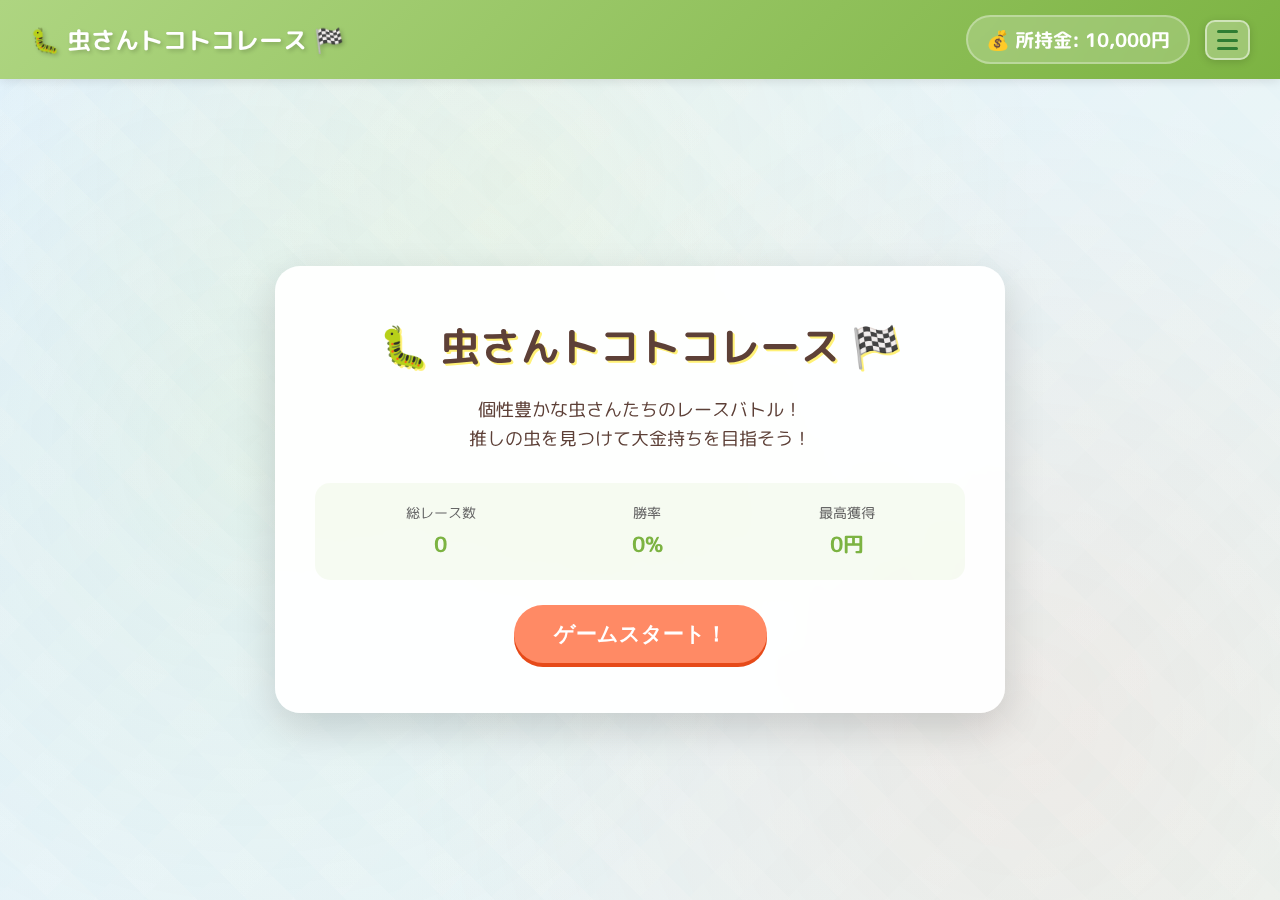
<file: index.html>
<!DOCTYPE html>
<html lang="ja">

<head>
    <meta charset="UTF-8">
    <meta name="viewport" content="width=device-width, initial-scale=1.0">
    <title>虫さんトコトコレース</title>
    <link rel="stylesheet" href="style.css?v=7">
    <link href="https://fonts.googleapis.com/css2?family=M+PLUS+Rounded+1c:wght@400;700&display=swap" rel="stylesheet">
</head>

<body>
    <div id="app">
        <header>
            <h1>🐛 虫さんトコトコレース 🏁</h1>
            <div class="header-right">
                <div class="wallet-display">
                    💰 所持金: <span id="wallet-amount">10000</span>円
                    <span id="loan-display" class="loan-display hidden"></span>
                </div>
                <!-- ハンバーガーメニュー -->
                <div class="hamburger-menu">
                    <button id="menu-toggle-btn" class="hamburger-btn" title="メニュー">
                        <span class="hamburger-line"></span>
                        <span class="hamburger-line"></span>
                        <span class="hamburger-line"></span>
                    </button>
                    <div id="menu-dropdown" class="menu-dropdown hidden">
                        <a href="room.html" class="menu-item">🏠 マイルーム</a>
                        <button id="daily-btn" class="menu-item">📅 デイリー</button>
                        <button id="gacha-btn" class="menu-item">🎰 ガチャ</button>
                        <button id="achievement-btn" class="menu-item">🏅 実績</button>
                        <button id="growth-btn" class="menu-item">🌱 育成</button>
                        <button id="shop-btn" class="menu-item">🛍️ ショップ</button>
                        <button id="stock-btn" class="menu-item">📈 株式市場</button>
                        <button id="stats-toggle-btn" class="menu-item">📊 統計</button>
                        <button id="data-manage-btn" class="menu-item">💾 データ管理</button>
                    </div>
                </div>
            </div>
        </header>

        <main>
            <!-- Home Screen -->
            <section id="home-screen" class="screen active">
                <div class="home-content">
                    <div class="title-logo">🐛 虫さんトコトコレース 🏁</div>
                    <p class="game-desc">個性豊かな虫さんたちのレースバトル！<br>推しの虫を見つけて大金持ちを目指そう！</p>
                    <div class="home-stats-preview">
                        <div class="stat-item">
                            <span class="stat-label">総レース数</span>
                            <span class="stat-value" id="home-total-races">0</span>
                        </div>
                        <div class="stat-item">
                            <span class="stat-label">勝率</span>
                            <span class="stat-value" id="home-win-rate">0%</span>
                        </div>
                        <div class="stat-item">
                            <span class="stat-label">最高獲得</span>
                            <span class="stat-value" id="home-max-win">0円</span>
                        </div>
                    </div>
                    <button id="btn-to-mode-select" class="btn-primary btn-large">ゲームスタート！</button>
                </div>
            </section>

            <!-- ★追加: モード選択画面 -->
            <section id="mode-select-screen" class="screen hidden">
                <div class="mode-select-container">
                    <h2 class="result-title">🎮 レースモード選択</h2>
                    <div class="mode-grid">
                        <div class="mode-card" id="mode-normal">
                            <div class="mode-icon">🏇</div>
                            <h3>ノーマル</h3>
                            <p>ランダムな5匹による標準的なレース。</p>
                        </div>
                        <div class="mode-card" id="mode-1v1">
                            <div class="mode-icon">⚔️</div>
                            <h3>タイマン</h3>
                            <p>好きな2匹を選んで一騎打ち！</p>
                        </div>
                        <div class="mode-card" id="mode-all">
                            <div class="mode-icon">🎪</div>
                            <h3>オールスター</h3>
                            <p>全種類の虫が一斉に走るお祭りレース！</p>
                        </div>
                        <div class="mode-card mode-tournament" id="mode-tournament">
                            <div class="mode-icon">🏆</div>
                            <h3>トーナメント</h3>
                            <p>8匹によるガチ勝負！優勝で払戻し3倍！</p>
                        </div>
                        <div class="mode-card mode-raid" id="mode-raid"
                            style="background: linear-gradient(135deg, #e91e63 0%, #9C27B0 100%);">
                            <div class="mode-icon">👹</div>
                            <h3>レイド</h3>
                            <p>虫チームでボスを倒せ！</p>
                        </div>
                        <div class="mode-card mode-lab" id="mode-lab"
                            style="background: linear-gradient(135deg, #7CB342 0%, #4CAF50 100%);">
                            <div class="mode-icon">🧬</div>
                            <h3>配合ラボ</h3>
                            <p>オリジナルのキメラ虫を作成！</p>
                        </div>
                    </div>
                    <button class="btn-back" id="btn-back-from-mode" style="margin-top:20px;">戻る</button>
                </div>
            </section>

            <!-- ★追加: トーナメント画面 -->
            <section id="tournament-screen" class="screen hidden">
                <div class="tournament-container">
                    <h2 class="result-title">🏆 トーナメント 🏆</h2>
                    <div id="tournament-round-info" class="tournament-round-info">準々決勝</div>
                    <div id="tournament-bracket" class="tournament-bracket">
                        <!-- トーナメント表がJSで生成される -->
                    </div>
                    <div id="tournament-result" class="tournament-result"></div>
                    <div class="tournament-actions">
                        <button id="btn-next-tournament-match" class="btn-primary btn-large">次の試合へ</button>
                        <button id="btn-tournament-back" class="btn-back">中断して戻る</button>
                    </div>
                </div>
            </section>

            <!-- ★追加: レイド画面 -->
            <section id="raid-screen" class="screen hidden">
                <div class="raid-container" style="max-width: 800px; margin: 0 auto; padding: 20px;">
                    <h2 style="text-align: center;">👹 レイドバトル</h2>
                    <div id="raid-betting" class="raid-betting">
                        <p>ボスと戦う虫チームを応援しよう！</p>
                        <div id="raid-preview" style="margin: 20px 0;">
                            <!-- ボスと虫チームのプレビューがJSで生成 -->
                        </div>
                        <div style="display: flex; gap: 15px; justify-content: center; margin: 20px 0;">
                            <button id="btn-bet-bugs" class="btn-primary" style="background: #4CAF50;">🐛 虫チームに賭ける
                                (x2.0)</button>
                            <button id="btn-bet-boss" class="btn-primary" style="background: #e91e63;">👹 ボスに賭ける
                                (x1.5)</button>
                        </div>
                        <div style="text-align: center; margin: 10px 0;">
                            <label>賭け金: </label>
                            <input type="number" id="raid-bet-amount" step="100" min="100" placeholder="100"
                                style="width: 120px; padding: 8px;">
                        </div>
                    </div>
                    <div id="raid-battle" class="raid-battle hidden">
                        <!-- 戦闘画面がJSで生成 -->
                    </div>
                    <div class="raid-actions" style="text-align: center; margin-top: 20px;">
                        <button id="btn-raid-back" class="btn-back">戻る</button>
                    </div>
                </div>
            </section>

            <!-- ★追加: ラボ画面 -->
            <section id="lab-screen" class="screen hidden">
                <div class="lab-screen-container" style="max-width: 900px; margin: 0 auto;">
                    <div id="lab-content">
                        <!-- ラボ内容がJSで生成 -->
                    </div>
                    <div style="text-align: center; margin-top: 20px;">
                        <button id="btn-lab-back" class="btn-back">戻る</button>
                    </div>
                </div>
            </section>

            <!-- ★追加: 虫指名画面 (タイマン用) -->
            <section id="bug-select-screen" class="screen hidden">
                <div class="bug-select-container">
                    <h2>⚔️ 対戦する2匹を選んでください</h2>
                    <p id="select-status" style="margin: 10px 0; font-weight:bold;">現在: 0 / 2 匹選択中</p>

                    <div id="bug-selection-grid" class="items-grid"
                        style="max-height: 60vh; overflow-y: auto; padding: 10px;">
                        <!-- JSで生成 -->
                    </div>

                    <div style="margin-top: 20px; display: flex; gap: 10px; justify-content: center;">
                        <button id="btn-confirm-1v1" class="btn-primary" disabled>決定してレースへ</button>
                        <button class="btn-back" id="btn-back-from-select">戻る</button>
                    </div>
                </div>
            </section>

            <!-- Statistics Modal -->
            <div id="stats-modal" class="modal hidden">
                <div class="modal-content">
                    <div class="modal-header">
                        <h2>📊 統計情報</h2>
                        <button id="stats-close-btn" class="modal-close">&times;</button>
                    </div>
                    <div class="modal-body">
                        <div class="stats-grid">
                            <div class="stat-card">
                                <div class="stat-icon">🏁</div>
                                <div class="stat-number" id="stat-total-races">0</div>
                                <div class="stat-label">総レース数</div>
                            </div>
                            <div class="stat-card">
                                <div class="stat-icon">🎯</div>
                                <div class="stat-number" id="stat-wins">0</div>
                                <div class="stat-label">勝利数</div>
                            </div>
                            <div class="stat-card">
                                <div class="stat-icon">📈</div>
                                <div class="stat-number" id="stat-win-rate">0%</div>
                                <div class="stat-label">勝率</div>
                            </div>
                            <div class="stat-card">
                                <div class="stat-icon">💰</div>
                                <div class="stat-number" id="stat-total-earned">0円</div>
                                <div class="stat-label">総獲得金額</div>
                            </div>
                            <div class="stat-card">
                                <div class="stat-icon">💎</div>
                                <div class="stat-number" id="stat-max-win">0円</div>
                                <div class="stat-label">最高獲得金額</div>
                            </div>
                            <div class="stat-card">
                                <div class="stat-icon">🎲</div>
                                <div class="stat-number" id="stat-total-bet">0円</div>
                                <div class="stat-label">総賭け金額</div>
                            </div>
                        </div>
                        <div class="stats-section">
                            <h3>🏆 優勝回数ランキング</h3>
                            <div id="stat-winners-list" class="winners-list">
                                <!-- Will be populated by JS -->
                            </div>
                        </div>
                    </div>
                </div>
            </div>
            <!-- ★追加: データ管理モーダル -->
            <div id="data-modal" class="modal hidden">
                <div class="modal-content" style="max-width: 600px;">
                    <div class="modal-header">
                        <h2>💾 データ管理</h2>
                        <button id="data-close-btn" class="modal-close">&times;</button>
                    </div>
                    <div class="modal-body">
                        <div class="data-section">
                            <h3>📤 データのエクスポート</h3>
                            <p>現在のデータをテキストとして保存します。これをコピーして別のブラウザに貼り付けるとデータを移行できます。</p>
                            <div class="data-control-row">
                                <textarea id="export-area" readonly placeholder="ここにデータが表示されます"></textarea>
                                <button id="btn-copy-data" class="btn-primary">コピー</button>
                            </div>
                        </div>
                        <div class="data-section"
                            style="border-top: 2px dashed #eee; margin-top: 20px; padding-top: 20px;">
                            <h3>📥 データのインポート</h3>
                            <p>コピーしたデータをここに貼り付けて「読み込む」を押すと、データが上書きされます。</p>
                            <p style="color: red; font-size: 0.9rem;">※現在のデータは消えます！注意してください。</p>
                            <div class="data-control-row">
                                <textarea id="import-area" placeholder="ここにデータを貼り付け"></textarea>
                                <button id="btn-import-data" class="btn-sell-stock"
                                    style="background: #e91e63;">読み込む</button>
                            </div>
                        </div>
                    </div>
                </div>
            </div>
            <!-- Course Screen -->
            <section id="course-screen" class="screen hidden">
                <h2>📍 本日のレース会場</h2>
                <div class="course-reveal-card">
                    <h3 id="reveal-course-name">???</h3>
                    <p id="reveal-course-desc">...</p>
                    <div class="reveal-weather">
                        <p>天候:</p>
                        <div id="reveal-weather-icon"></div>
                        <span id="reveal-weather-text">???</span>
                    </div>
                </div>
                <button id="to-betting-btn" class="btn-primary">出走虫を見る</button>
            </section>

            <!-- Betting Screen -->
            <section id="betting-screen" class="screen hidden">
                <div class="betting-header">
                    <h2>🎫 どの虫さんに賭ける？</h2>
                    <div id="loan-bet-notice" class="loan-bet-notice hidden">
                        <div class="loan-notice-content">
                            <strong>⚠️ 所持金が100円未満です</strong>
                            <p>借金ベットで500円固定で賭けることができます。負けた場合は借金になります。</p>
                        </div>
                    </div>
                </div>
                <div class="bug-list" id="betting-bug-list">
                    <!-- Bug items will be injected here -->
                </div>
            </section>

            <!-- Race Screen -->
            <section id="race-screen" class="screen hidden">
                <div class="race-container">
                    <!-- Left Panel: Status & Logs -->
                    <div class="race-left-panel">
                        <div class="race-header-left">
                            <h2>レース状況</h2>
                        </div>
                        <div class="weather-box" id="weather-box">
                            <!-- Weather Info injected here -->
                        </div>
                        <div id="race-status-list" class="race-status-list">
                            <!-- Bug Status Rows injected here -->
                        </div>
                        <!-- ★ボタンエリア★ -->
                        <div class="race-controls-left"
                            style="margin-top: auto; padding: 10px; border-top: 1px solid #eee; background: white;">
                            <button id="next-turn-btn" class="btn-primary"
                                style="width: 100%; padding: 12px; font-size: 1.1rem;">次へ進む！</button>
                            <button id="intervention-btn" class="btn-intervention"
                                style="width: 100%; padding: 10px; margin-top: 10px; font-size: 0.95rem; background: linear-gradient(135deg, #9C27B0, #7B1FA2); color: white; border: none; border-radius: 10px; cursor: pointer;">
                                🎮 介入する
                            </button>
                            <div id="intervention-cooldown"
                                style="text-align: center; font-size: 0.8rem; color: #9C27B0; margin-top: 5px;"></div>
                        </div>
                    </div>

                    <!-- Right Panel: Track & Weather -->
                    <div class="race-right-panel">
                        <div class="track-container">
                            <div class="track-header">
                                <div class="race-rank" id="race-rank">
                                    <!-- Rank display will be injected here -->
                                </div>
                            </div>
                            <div class="track" id="race-track">
                                <div class="track-distance-marker marker-0">0cm</div>
                                <div class="track-distance-marker marker-25">25cm</div>
                                <div class="track-distance-marker marker-50">50cm</div>
                                <div class="track-distance-marker marker-75">75cm</div>
                                <div class="track-distance-marker marker-100">100cm</div>
                                <div class="grid-line" style="left: 0%"></div>
                                <div class="grid-line" style="left: 25%"></div>
                                <div class="grid-line" style="left: 50%"></div>
                                <div class="grid-line" style="left: 75%"></div>
                                <div class="grid-line" style="left: 100%"></div>
                                <!-- Lanes and Bugs injected here -->
                                <div class="goal-line">GOAL</div>
                            </div>
                        </div>
                        <!-- 行動ログパネルを削除しました -->
                    </div>
                </div>
            </section>

            <!-- Result Screen -->
            <section id="result-screen" class="screen hidden">
                <div class="result-container">
                    <h2 class="result-title">🏆 結果発表 🏆</h2>
                    <div class="result-content">
                        <div id="winner-announcement" class="winner-announcement">優勝: ???</div>
                        <div id="payout-info" class="payout-info">
                            <!-- Payout details -->
                        </div>
                        <div id="result-stats" class="result-stats">
                            <!-- Additional stats will be shown here -->
                        </div>
                        <div class="result-final-ranking" id="result-final-ranking">
                            <!-- Final ranking will be shown here -->
                        </div>
                    </div>
                    <div class="result-actions">
                        <button id="next-race-btn" class="btn-primary btn-large">次のレースへ</button>
                    </div>
                </div>
            </section>

            <!-- 実績モーダル -->
            <div id="achievement-modal" class="modal hidden">
                <div class="modal-content" style="max-width: 800px; max-height: 80vh; overflow-y: auto;">
                    <div class="modal-header">
                        <h2>🏅 実績</h2>
                        <button id="achievement-close-btn" class="modal-close">&times;</button>
                    </div>
                    <div class="modal-body" id="achievement-list">
                        <!-- JSで描画される -->
                    </div>
                </div>
            </div>

            <!-- デイリーチャレンジモーダル -->
            <div id="daily-modal" class="modal hidden">
                <div class="modal-content" style="max-width: 600px; max-height: 80vh; overflow-y: auto;">
                    <div class="modal-header">
                        <h2>📅 本日のチャレンジ</h2>
                        <button id="daily-close-btn" class="modal-close">&times;</button>
                    </div>
                    <div class="modal-body" id="daily-list">
                        <!-- JSで描画される -->
                    </div>
                </div>
            </div>
            <div id="gacha-modal" class="modal hidden">
                <div class="modal-content" style="max-width: 600px;">
                    <div class="modal-header">
                        <h2>🎰 ガチャ</h2>
                        <button id="gacha-close-btn" class="modal-close">&times;</button>
                    </div>
                    <div class="modal-body">
                        <div class="gacha-info" style="text-align: center; margin-bottom: 20px;">
                            <p>カード・スキン・お守りをゲットしよう！</p>
                            <p style="color: #FF9800; font-weight: bold;">1回: 1,000円 / 10連: 9,000円 (1回分お得!)</p>
                        </div>
                        <div id="gacha-result-area"
                            style="min-height: 150px; display: flex; justify-content: center; align-items: center;">
                            <!-- 結果がここに表示される -->
                        </div>
                        <div class="gacha-actions"
                            style="display: flex; gap: 15px; justify-content: center; margin-top: 20px;">
                            <button id="btn-gacha-1" class="btn-primary"
                                style="background: linear-gradient(135deg, #2196F3, #03A9F4);">1回引く</button>
                            <button id="btn-gacha-10" class="btn-primary"
                                style="background: linear-gradient(135deg, #FFD700, #FFA500);">10連ガチャ</button>
                        </div>
                        <div style="text-align: center; margin-top: 20px;">
                            <button id="btn-show-collection" class="btn-back">コレクションを見る</button>
                        </div>
                        <div id="collection-area" class="hidden" style="margin-top: 20px;">
                            <!-- コレクション表示 -->
                        </div>
                    </div>
                </div>
            </div>

            <!-- 株式市場モーダル (クイック確認) -->
            <div id="stock-modal" class="modal hidden">
                <div class="modal-content" style="max-width: 700px; max-height: 80vh; overflow-y: auto;">
                    <div class="modal-header">
                        <h2>📈 株価クイック確認</h2>
                        <button id="stock-close-btn" class="modal-close">&times;</button>
                    </div>
                    <div class="modal-body">
                        <p style="text-align:center; color:#666; margin-bottom:15px;">※売買はショップで行えます</p>
                        <div id="stock-content">
                            <!-- JSで描画される -->
                        </div>
                        <div style="text-align:center; margin-top:20px;">
                            <button id="btn-go-shop-stock" class="btn-primary"
                                style="background: linear-gradient(135deg, #4CAF50, #8BC34A);">🛍️ ショップで売買する</button>
                        </div>
                    </div>
                </div>
            </div>

            <!-- 育成モーダル -->
            <div id="growth-modal" class="modal hidden">
                <div class="modal-content" style="max-width: 900px; max-height: 80vh; overflow-y: auto;">
                    <div class="modal-header">
                        <h2>🌱 虫の育成</h2>
                        <button id="growth-close-btn" class="modal-close">&times;</button>
                    </div>
                    <div class="modal-body" id="growth-list">
                        <!-- JSで描画される -->
                    </div>
                </div>
            </div>
        </main>
    </div>
    <script type="module" src="main.js"></script>
</body>

</html>
</file>
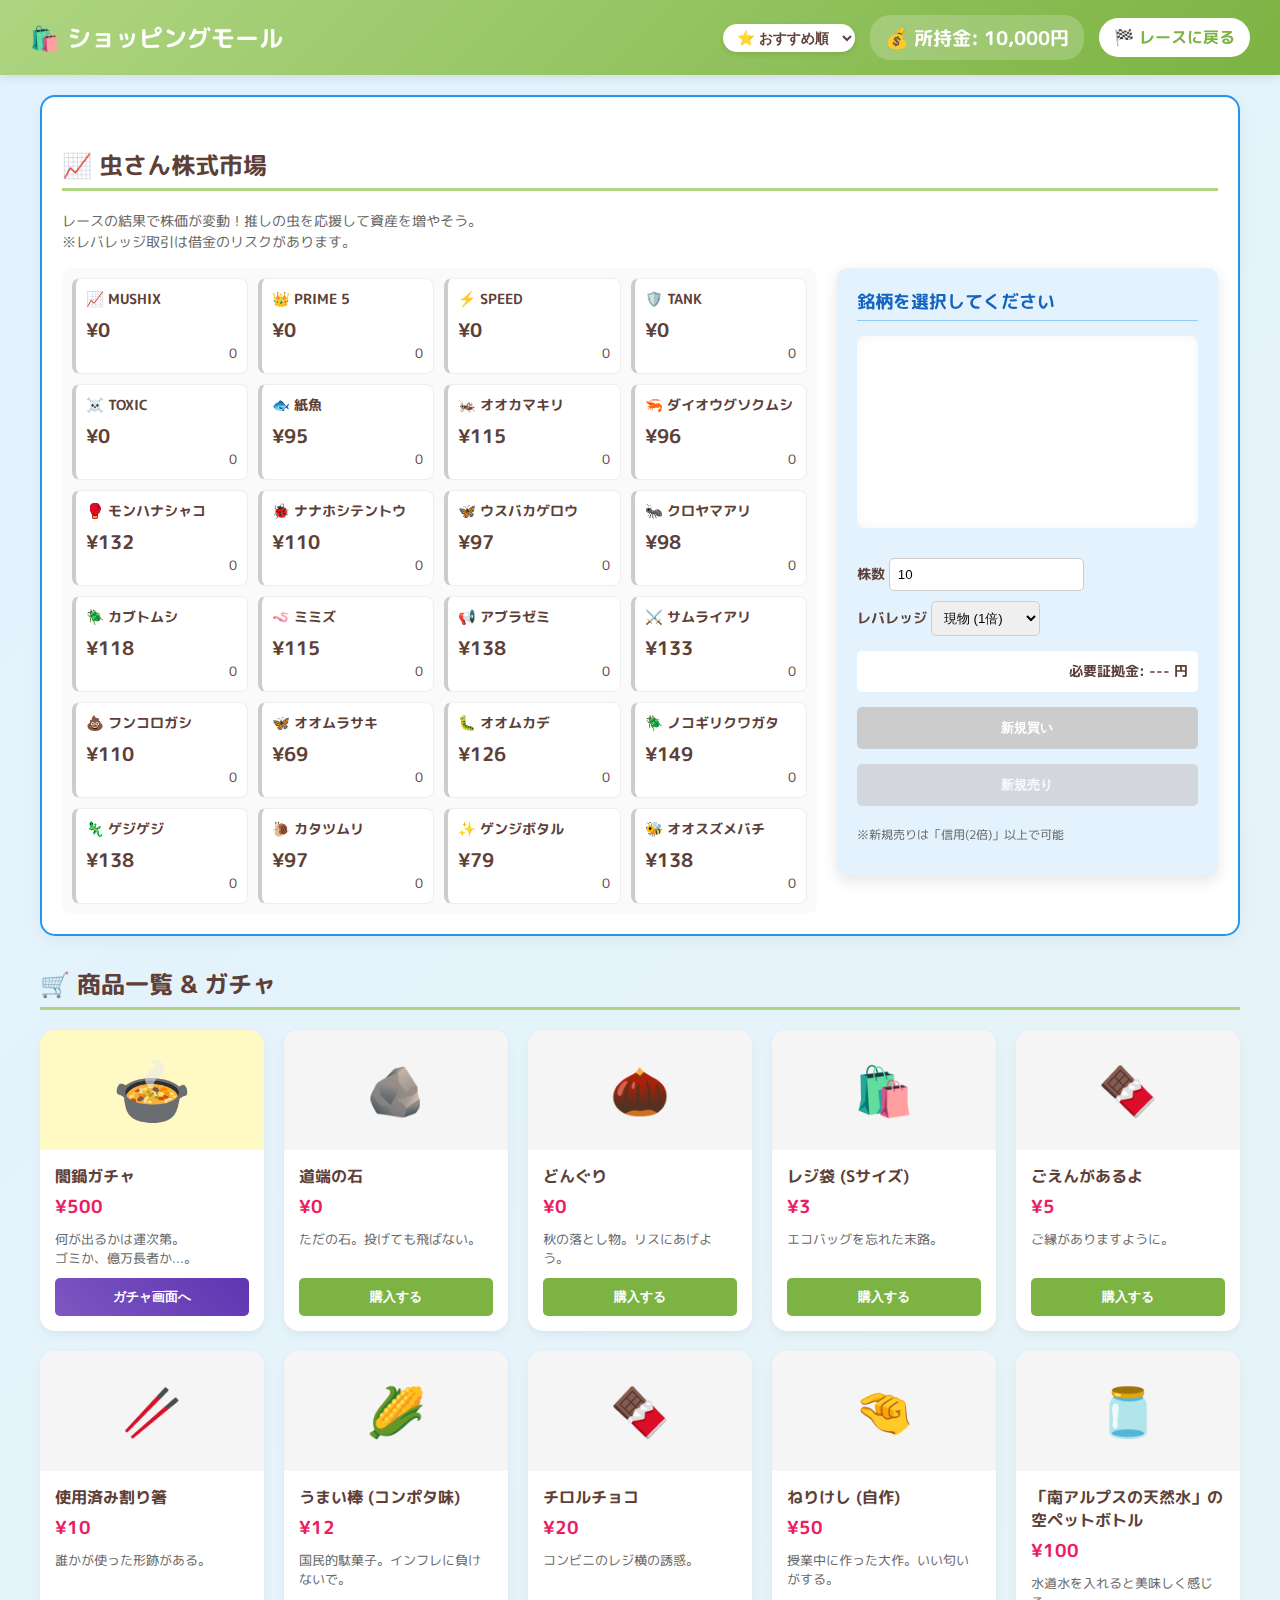
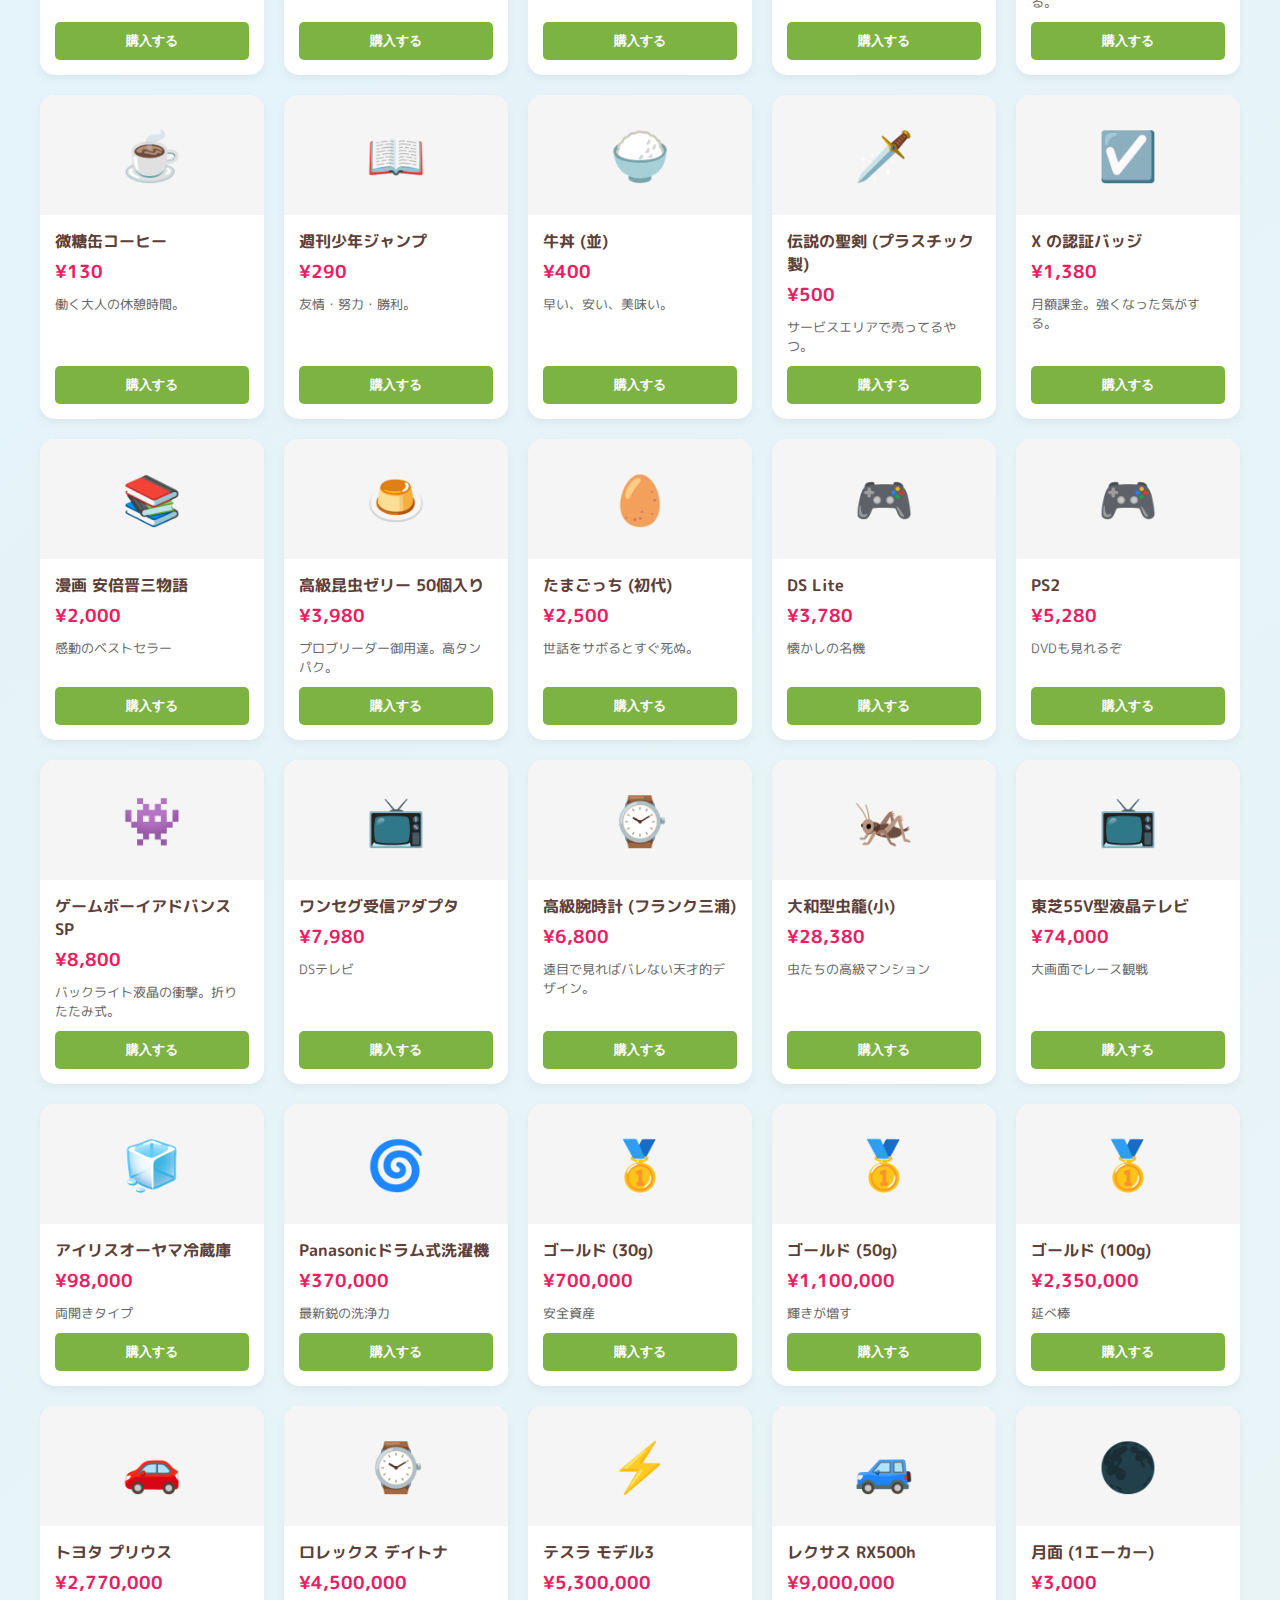
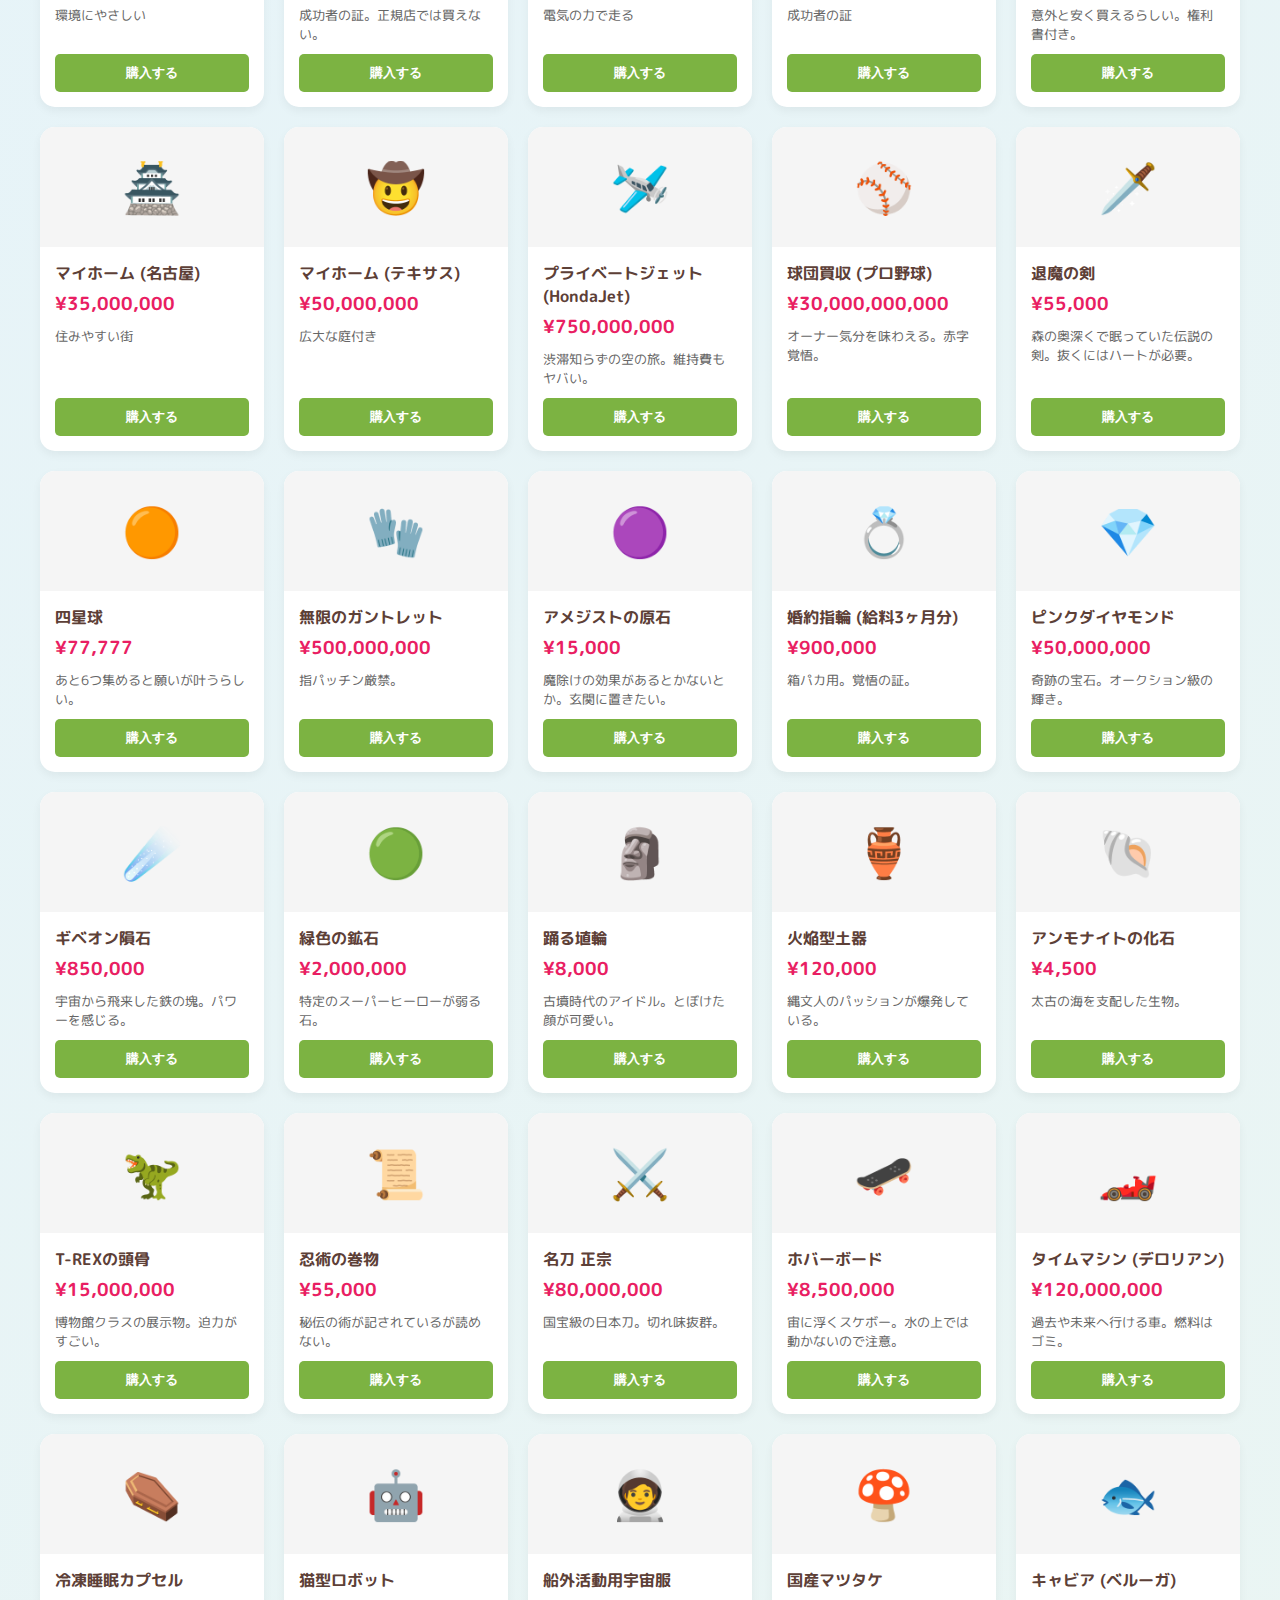
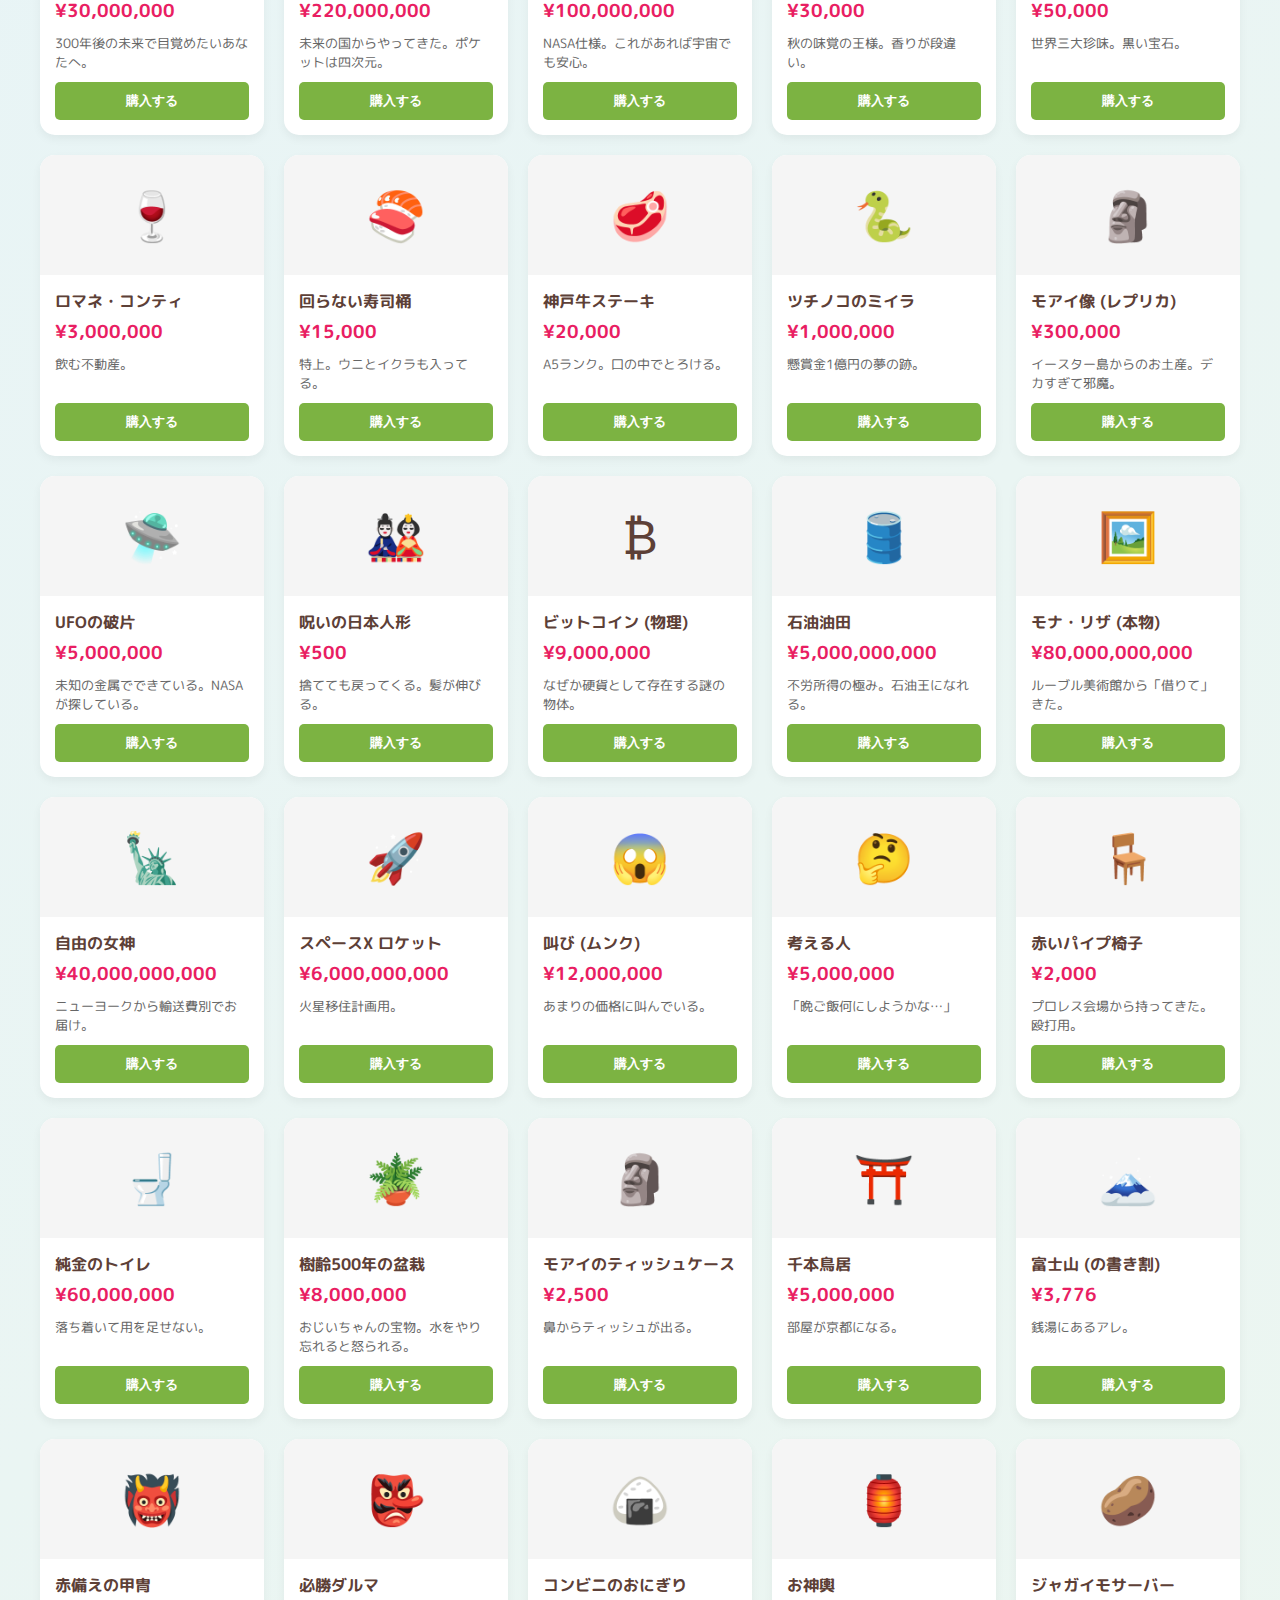
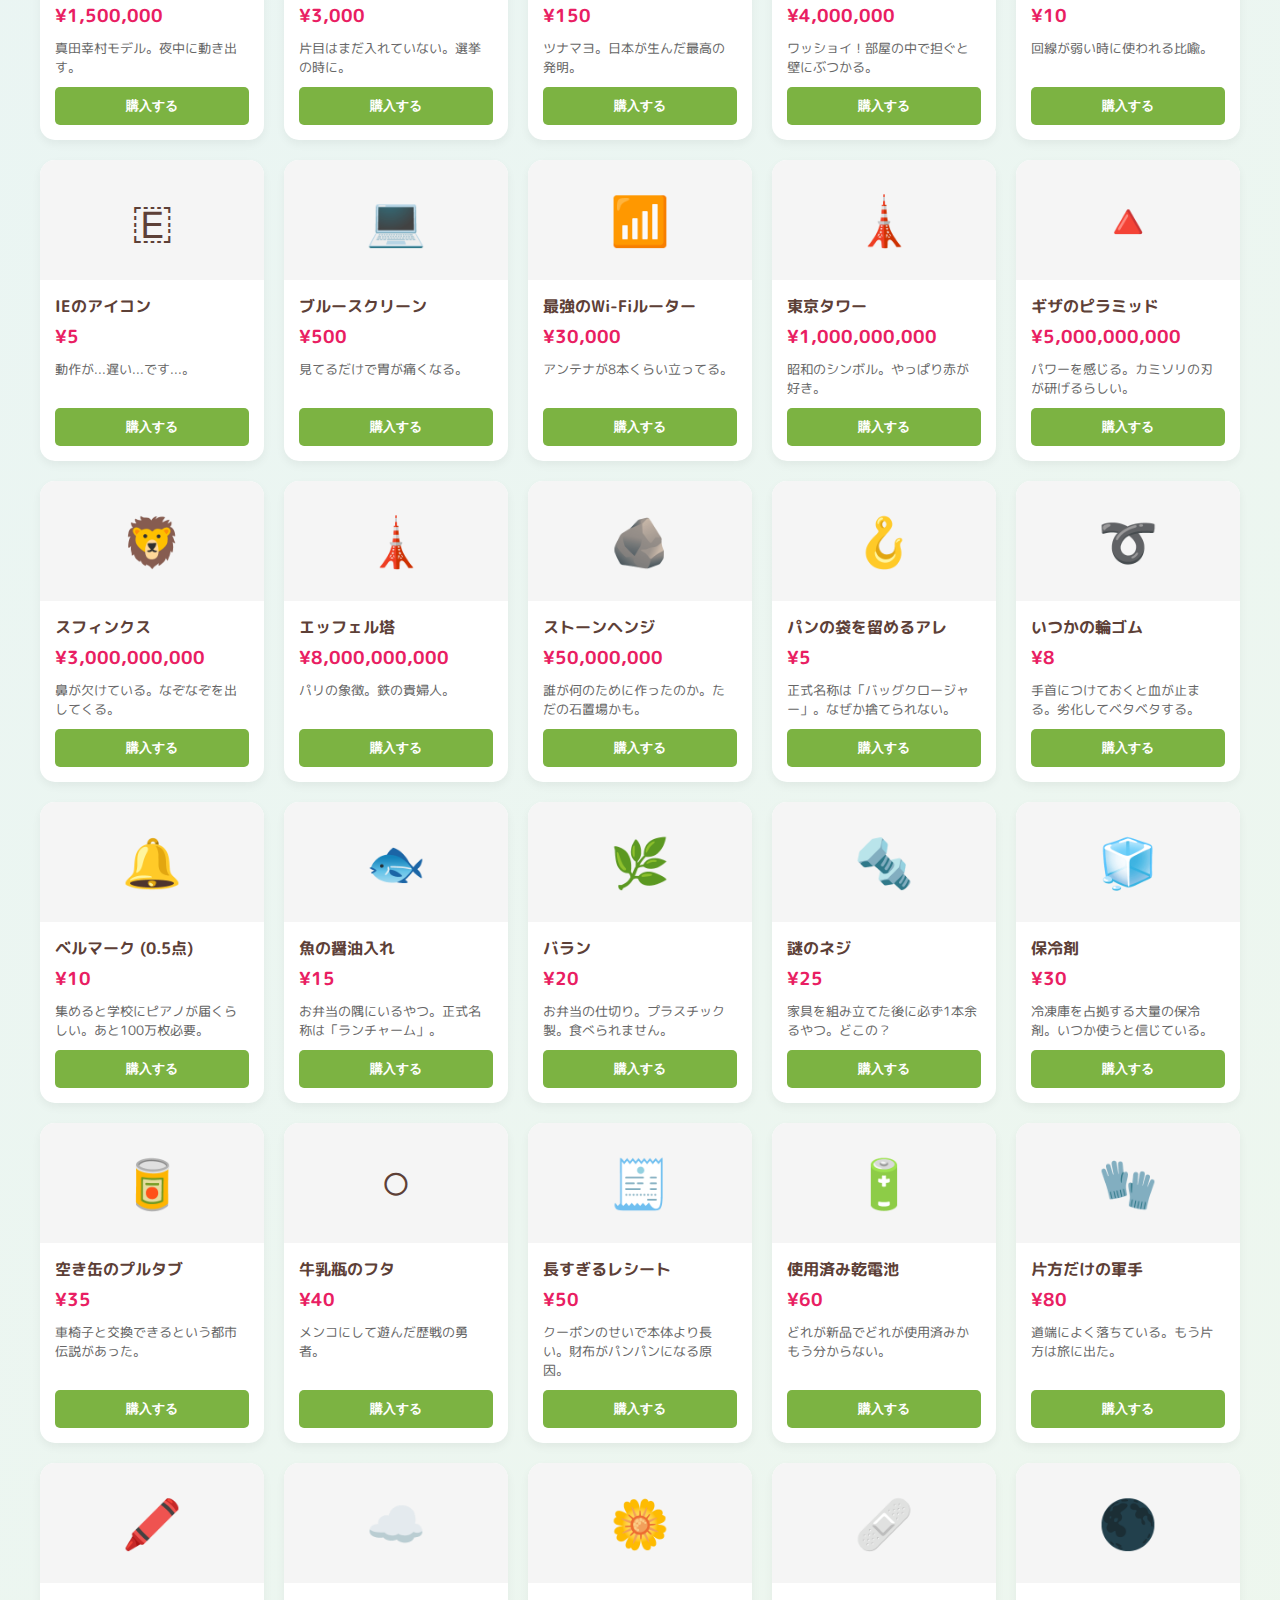
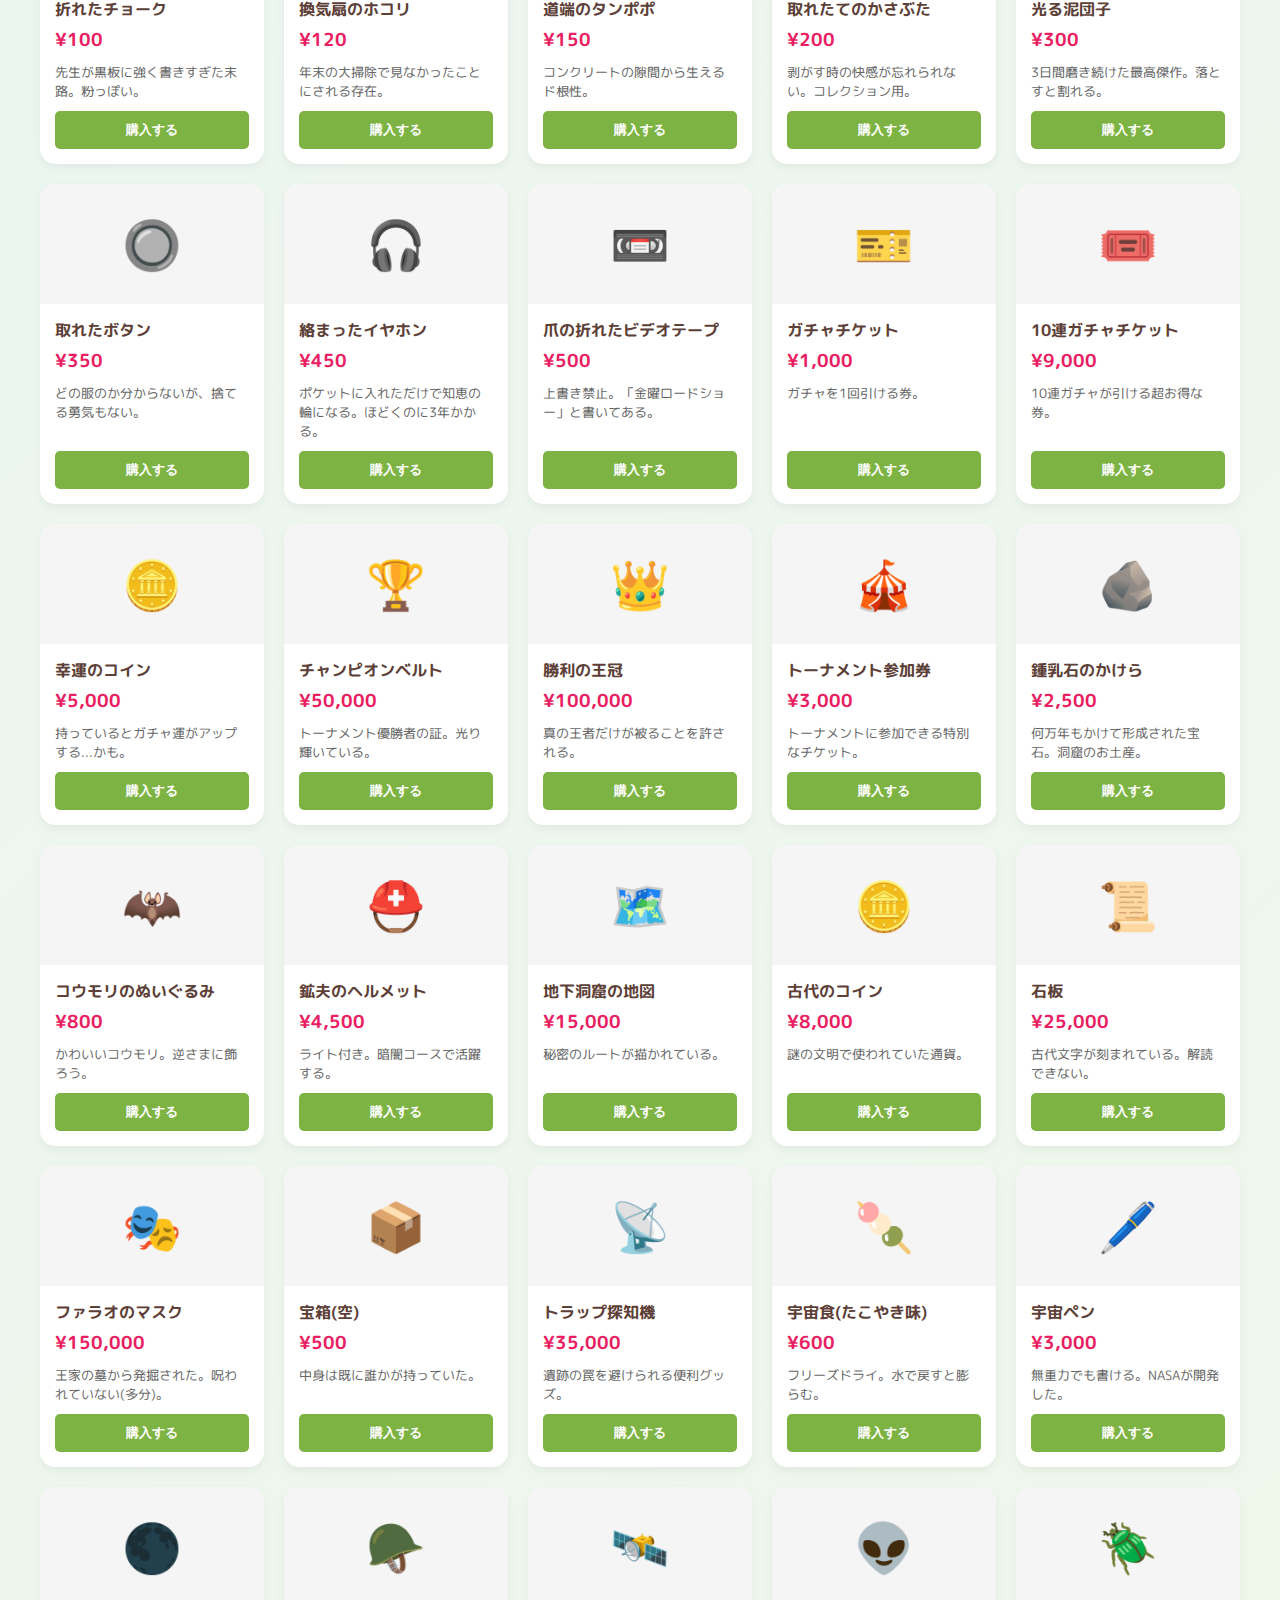
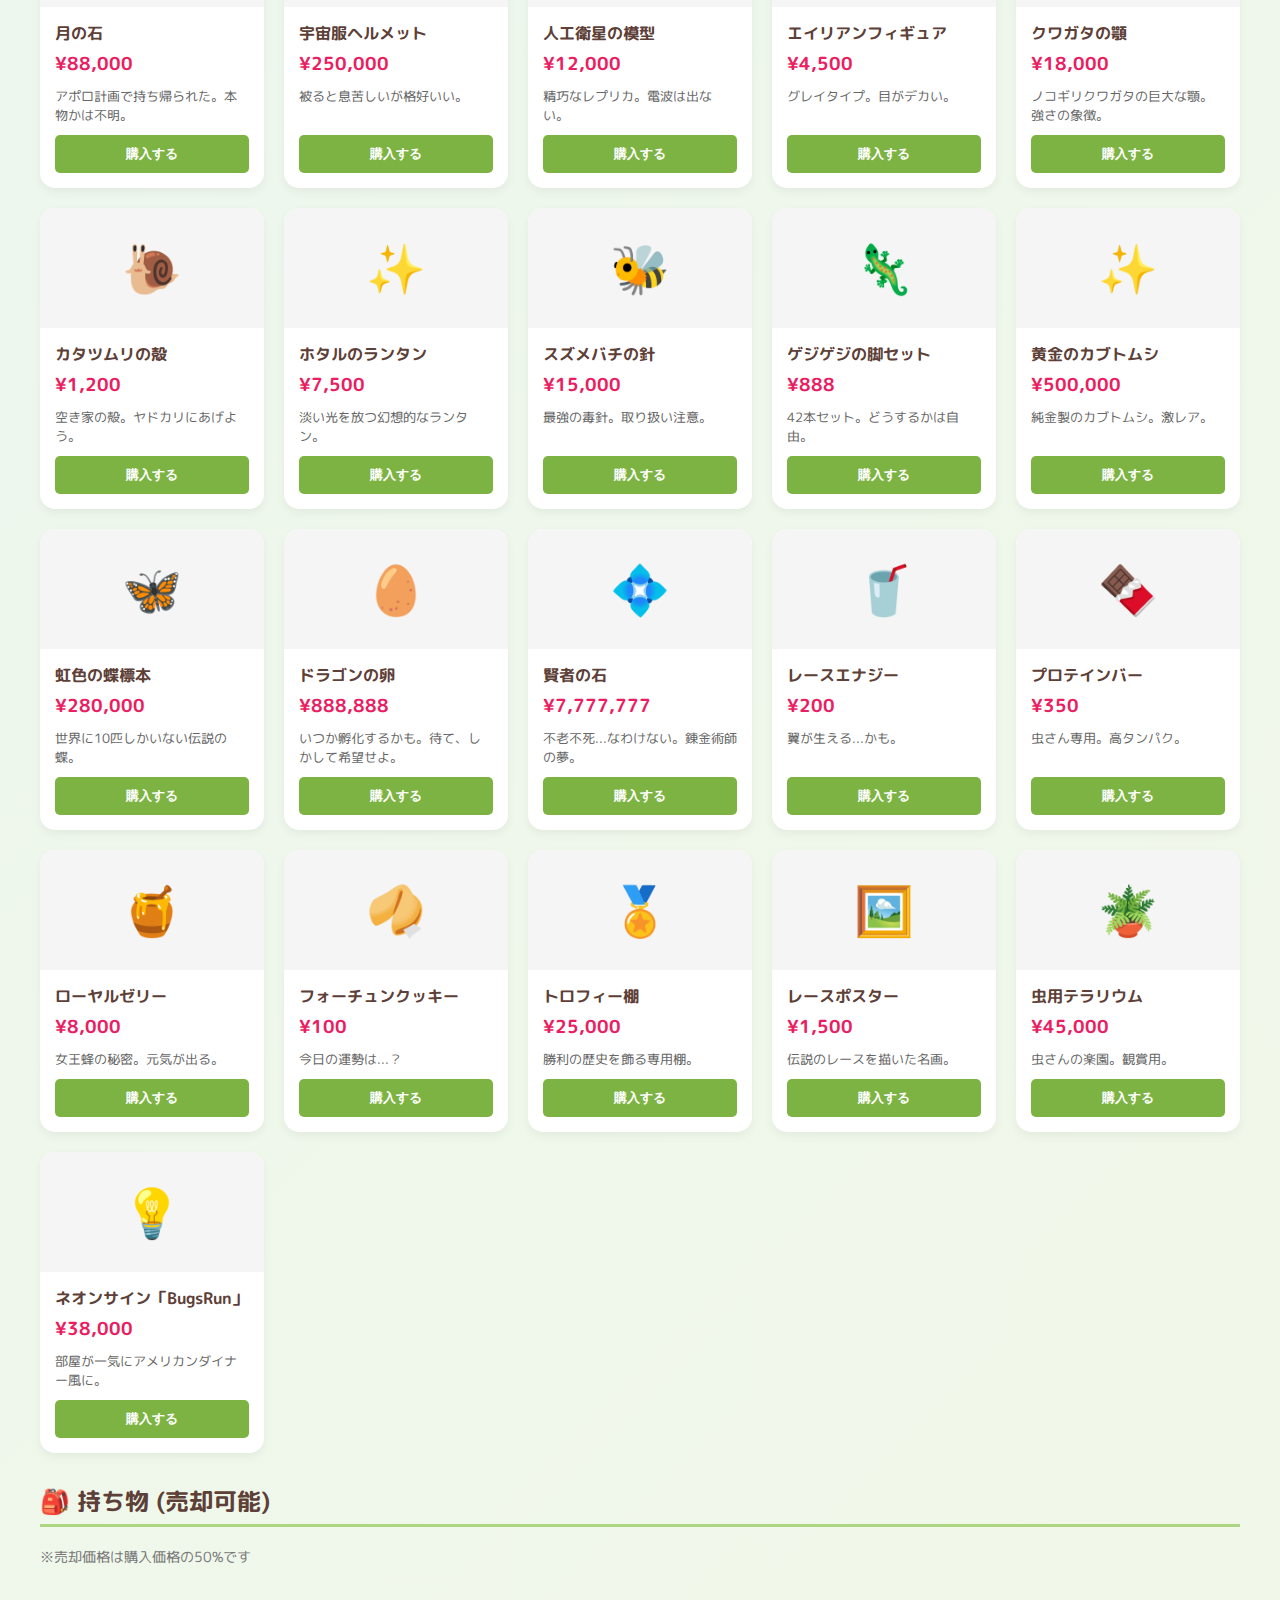
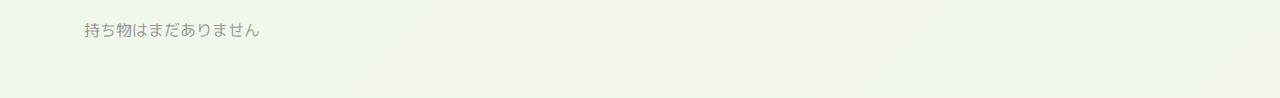
<file: shop.html>
<!DOCTYPE html>
<html lang="ja">

<head>
    <meta charset="UTF-8">
    <meta name="viewport" content="width=device-width, initial-scale=1.0">
    <title>ショッピングモール</title>
    <link href="https://fonts.googleapis.com/css2?family=M+PLUS+Rounded+1c:wght@400;700&display=swap" rel="stylesheet">
    <link rel="stylesheet" href="shop.css">
</head>

<body>
    <div id="app">
        <header>
            <h1>🛍️ ショッピングモール</h1>
            <div class="header-right">
                <!-- ★追加: ソート機能 -->
                <select id="sort-select" class="sort-select">
                    <option value="default">⭐ おすすめ順</option>
                    <option value="price_asc">💰 安い順</option>
                    <option value="price_desc">💎 高い順</option>
                </select>

                <div class="wallet-display">
                    💰 所持金: <span id="wallet-amount">---</span>円
                </div>
                <a href="index.html" class="btn-back">🏁 レースに戻る</a>
            </div>
        </header>

        <main>
            <!-- 株式市場セクション -->
            <section class="stock-section">
                <h2>📈 虫さん株式市場</h2>
                <p class="stock-desc">レースの結果で株価が変動！推しの虫を応援して資産を増やそう。<br>
                    ※レバレッジ取引は借金のリスクがあります。</p>

                <div class="stock-container">
                    <!-- 株価ボード -->
                    <div class="stock-board" id="stock-board">
                        <!-- JSで生成 -->
                        <div class="loading">市場データを読み込み中...</div>
                    </div>

                    <!-- 注文パネル -->
                    <div class="stock-order-panel">
                        <h3 id="order-target-name">銘柄を選択してください</h3>
                        <!-- ★追加: チャート用キャンバス -->
                        <div class="chart-container"
                            style="background:white; border-radius:8px; padding:10px; margin-bottom:15px; box-shadow:inset 0 0 10px rgba(0,0,0,0.05);">
                            <canvas id="stock-chart" width="280" height="150"></canvas>
                        </div>
                        <div class="order-inputs">
                            <div class="input-group">
                                <label>株数</label>
                                <input type="number" id="stock-amount" placeholder="株数" min="1" value="10">
                            </div>
                            <div class="input-group">
                                <label>レバレッジ</label>
                                <select id="stock-leverage">
                                    <option value="1">現物 (1倍)</option>
                                    <option value="2">信用 (2倍)</option>
                                    <option value="3.5">全力 (3.5倍)</option>
                                </select>
                            </div>
                        </div>
                        <div class="order-summary" id="order-summary">
                            必要証拠金: --- 円
                        </div>
                        <button id="btn-buy-stock" class="btn-buy-stock" disabled>新規買い</button>
                        <!-- ★追加: 空売りボタン -->
                        <button id="btn-short-sell-stock" class="btn-sell-stock-order" disabled>
                            新規売り
                        </button>
                        <p style="font-size:0.75rem; color:#666; margin-top:5px;">※新規売りは「信用(2倍)」以上で可能</p>
                    </div>
                </div>

                <!-- 保有株リスト -->
                <div class="stock-portfolio hidden" id="stock-portfolio">
                    <h3>📂 保有株式ポートフォリオ</h3>
                    <div id="portfolio-list" class="portfolio-list">
                        <!-- JSで生成 -->
                    </div>
                </div>
            </section>

            <!-- ガチャ & 商品一覧セクション -->
            <section class="shop-section">
                <h2>🛒 商品一覧 & ガチャ</h2>
                <div class="items-grid">
                    <div class="item-card gacha-card-special">
                        <div class="item-image" style="font-size: 4rem; background: #FFF9C4;">🍲</div>
                        <div class="item-details">
                            <div class="item-name">闇鍋ガチャ</div>
                            <div class="item-price">¥500</div>
                            <div class="item-desc">何が出るかは運次第。<br>ゴミか、億万長者か...。</div>
                            <button id="btn-open-gacha-modal" class="btn-buy"
                                style="background: linear-gradient(45deg, #7E57C2, #5E35B1);">ガチャ画面へ</button>
                        </div>
                    </div>
                    <!-- ここに商品が並ぶ -->
                    <div id="items-grid" style="display: contents;"></div>
                </div>
            </section>

            <!-- 持ち物セクション -->
            <section class="inventory-section">
                <h2>🎒 持ち物 (売却可能)</h2>
                <p class="note">※売却価格は購入価格の50%です</p>
                <div class="inventory-grid" id="inventory-grid">
                    <p class="empty-msg">持ち物はまだありません</p>
                </div>
            </section>
        </main>

        <!-- ガチャ用モーダル -->
        <div id="gacha-modal" class="modal hidden">
            <div class="modal-content gacha-modal-content">
                <div class="modal-header">
                    <h2>🔮 闇鍋ガチャ</h2>
                    <button id="btn-close-gacha" class="modal-close">&times;</button>
                </div>
                <div class="modal-body gacha-body">
                    <div class="gacha-display-area">
                        <div class="gacha-main-icon">❓</div>
                        <div class="gacha-result-text">500円で回せます</div>
                    </div>
                    <div class="gacha-controls">
                        <button id="btn-play-gacha" class="btn-gacha-action">単発ガチャ (¥500)</button>
                        <button id="btn-play-gacha-10" class="btn-gacha-action"
                            style="background: linear-gradient(to bottom, #ab47bc, #8e24aa); box-shadow: 0 5px 0 #7b1fa2; margin-left: 10px;">10連ガチャ
                            (¥5,000)</button>
                    </div>
                    <div class="gacha-history-area">
                        <h3>🎁 今回の結果履歴</h3>
                        <div id="gacha-history" class="gacha-history-list"></div>
                    </div>
                </div>
            </div>
        </div>
    </div>

    <script src="shop.js"></script>
</body>

</html>
</file>
<file: style.css>
:root {
    --primary-color: #AED581;
    /* Light Green */
    --primary-dark: #7CB342;
    --secondary-color: #FFF176;
    /* Pastel Yellow */
    --accent-color: #FF8A65;
    /* Coral */
    --text-color: #5D4037;
    /* Dark Brown */
    --bg-color: #F1F8E9;
    --panel-bg: #FFFFFF;
    --shadow: 0 4px 0 rgba(0, 0, 0, 0.1);
    --card-border: #DCEDC8;
}

body {
    font-family: 'M PLUS Rounded 1c', sans-serif;
    background-color: #f0f4f7;
    color: var(--text-color);
    margin: 0;
    padding: 0;
    min-height: 100vh;
    background: linear-gradient(135deg, #e3f2fd 0%, #f1f8e9 50%, #fff3e0 100%);
    background-size: 400% 400%;
    animation: gradientShift 15s ease infinite;
    position: relative;
    overflow-x: hidden;
}

body::before {
    content: '';
    position: fixed;
    top: 0;
    left: 0;
    width: 100%;
    height: 100%;
    background-image:
        repeating-linear-gradient(45deg, transparent, transparent 35px, rgba(255, 255, 255, 0.1) 35px, rgba(255, 255, 255, 0.1) 70px),
        repeating-linear-gradient(-45deg, transparent, transparent 35px, rgba(255, 255, 255, 0.05) 35px, rgba(255, 255, 255, 0.05) 70px);
    pointer-events: none;
    z-index: 0;
}

body::after {
    content: '';
    position: fixed;
    top: 0;
    left: 0;
    width: 100%;
    height: 100%;
    background: radial-gradient(circle at 20% 50%, rgba(174, 213, 129, 0.1) 0%, transparent 50%),
        radial-gradient(circle at 80% 80%, rgba(255, 138, 101, 0.1) 0%, transparent 50%),
        radial-gradient(circle at 40% 20%, rgba(255, 241, 118, 0.1) 0%, transparent 50%);
    pointer-events: none;
    z-index: 0;
    animation: float 20s ease-in-out infinite;
}

@keyframes gradientShift {
    0% {
        background-position: 0% 50%;
    }

    50% {
        background-position: 100% 50%;
    }

    100% {
        background-position: 0% 50%;
    }
}

@keyframes float {

    0%,
    100% {
        transform: translate(0, 0) scale(1);
    }

    33% {
        transform: translate(30px, -30px) scale(1.1);
    }

    66% {
        transform: translate(-20px, 20px) scale(0.9);
    }
}

#app {
    width: 100%;
    height: 100vh;
    overflow: hidden;
    display: flex;
    flex-direction: column;
    background: transparent;
    position: relative;
    z-index: 1;
}

header {
    background: linear-gradient(135deg, var(--primary-color) 0%, var(--primary-dark) 100%);
    padding: 15px 30px;
    display: flex;
    justify-content: space-between;
    align-items: center;
    color: white;
    box-shadow: 0 2px 10px rgba(0, 0, 0, 0.1);
    flex-shrink: 0;
    z-index: 100;
}

h1 {
    margin: 0;
    font-size: 1.5rem;
    text-shadow: 2px 2px 4px rgba(0, 0, 0, 0.2);
}

.header-right {
    display: flex;
    align-items: center;
    gap: 15px;
}

.wallet-display {
    font-size: 1.2rem;
    font-weight: bold;
    background: rgba(255, 255, 255, 0.2);
    backdrop-filter: blur(10px);
    padding: 8px 18px;
    border-radius: 25px;
    border: 2px solid rgba(255, 255, 255, 0.3);
    transition: all 0.3s ease;
}

.wallet-display:hover {
    background: rgba(255, 255, 255, 0.3);
    transform: scale(1.05);
}

.loan-display {
    color: #ff5252;
    font-weight: bold;
    margin-left: 10px;
}

.loan-display.hidden {
    display: none;
}

.loan-bet-notice {
    background: linear-gradient(135deg, #fff3e0 0%, #ffe0b2 100%);
    border: 2px solid #ff9800;
    border-radius: 12px;
    padding: 15px;
    margin: 15px 0;
    animation: pulse 2s ease-in-out infinite;
}

.loan-bet-notice.hidden {
    display: none;
}

.loan-notice-content {
    text-align: left;
}

.loan-notice-content strong {
    color: #e65100;
    display: block;
    margin-bottom: 5px;
    font-size: 1.1rem;
}

.loan-notice-content p {
    margin: 0;
    color: #5d4037;
    font-size: 0.9rem;
}

.btn-loan-bet {
    background-color: #ff9800 !important;
    color: white !important;
    font-weight: bold;
}

.btn-loan-bet:hover {
    background-color: #f57c00 !important;
    transform: translateY(-2px);
    box-shadow: 0 4px 8px rgba(255, 152, 0, 0.3);
}

.btn-stats {
    background: rgba(255, 255, 255, 0.2);
    backdrop-filter: blur(10px);
    border: 2px solid rgba(255, 255, 255, 0.3);
    color: white;
    font-size: 1.3rem;
    padding: 8px 12px;
    border-radius: 10px;
    cursor: pointer;
    transition: all 0.3s ease;
}

.btn-stats:hover {
    background: rgba(255, 255, 255, 0.3);
    transform: scale(1.1);
}

main {
    flex: 1;
    overflow: hidden;
    position: relative;
}

.screen {
    width: 100%;
    height: 100%;
    display: none;
    flex-direction: column;
    padding: 0;
    box-sizing: border-box;
    overflow-y: auto;
}

.screen.active {
    display: flex;
}

/* Home Screen */
#home-screen {
    justify-content: center;
    align-items: center;
    text-align: center;
    background: transparent;
    padding: 30px 20px;
}

.home-content {
    background: rgba(255, 255, 255, 0.95);
    backdrop-filter: blur(20px);
    padding: 50px 40px;
    border-radius: 25px;
    box-shadow: 0 15px 40px rgba(0, 0, 0, 0.15);
    max-width: 650px;
    width: 90%;
    animation: fadeInUp 0.6s ease-out;
}

@keyframes fadeInUp {
    from {
        opacity: 0;
        transform: translateY(30px);
    }

    to {
        opacity: 1;
        transform: translateY(0);
    }
}

.home-stats-preview {
    display: flex;
    justify-content: space-around;
    gap: 15px;
    margin: 25px 0;
    padding: 20px;
    background: rgba(174, 213, 129, 0.1);
    border-radius: 15px;
}

.stat-item {
    display: flex;
    flex-direction: column;
    align-items: center;
    gap: 5px;
}

.stat-label {
    font-size: 0.85rem;
    color: #666;
}

.stat-value {
    font-size: 1.3rem;
    font-weight: bold;
    color: var(--primary-dark);
}

.title-logo {
    font-size: 2.5rem;
    font-weight: bold;
    color: var(--text-color);
    margin-bottom: 20px;
    text-shadow: 2px 2px 0 #FFF176;
}

.game-desc {
    font-size: 1.1rem;
    margin-bottom: 30px;
    line-height: 1.6;
}

/* Course Screen - Sophisticated Design */
#course-screen {
    justify-content: center;
    align-items: center;
    background: transparent;
    position: relative;
    overflow: hidden;
    padding: 30px 20px;
}

#course-screen::before {
    display: none;
}

@keyframes rotateBg {
    from {
        transform: rotate(0deg);
    }

    to {
        transform: rotate(360deg);
    }
}

.course-reveal-card {
    background: rgba(255, 255, 255, 0.9);
    backdrop-filter: blur(10px);
    padding: 20px 30px;
    border-radius: 25px;
    box-shadow: 0 20px 50px rgba(0, 0, 0, 0.15);
    text-align: center;
    max-width: 500px;
    width: 90%;
    z-index: 1;
    border: 1px solid rgba(255, 255, 255, 0.5);
    display: flex;
    flex-direction: column;
    gap: 15px;
    align-items: center;
    max-height: 90vh;
    overflow-y: auto;
}

.course-reveal-card h3 {
    font-size: 2rem;
    color: #d84315;
    margin: 0;
    text-shadow: 2px 2px 0px rgba(255, 255, 255, 0.5);
}

.course-reveal-card p#reveal-course-desc {
    font-size: 1rem;
    color: #5d4037;
    line-height: 1.4;
    margin: 0;
}

.reveal-weather {
    display: flex;
    flex-direction: column;
    align-items: center;
    gap: 5px;
    background: rgba(255, 255, 255, 0.6);
    padding: 10px 20px;
    border-radius: 15px;
    margin-top: 5px;
}

.reveal-weather p {
    margin: 0;
    font-weight: bold;
    color: #7CB342;
    font-size: 0.8rem;
    letter-spacing: 1px;
}

#reveal-weather-icon {
    font-size: 3rem;
    line-height: 1;
    filter: drop-shadow(0 5px 5px rgba(0, 0, 0, 0.1));
}

#reveal-weather-text {
    font-size: 1.2rem;
    font-weight: bold;
    color: #333;
}

#to-betting-btn {
    margin-top: 10px;
    padding: 12px 30px;
    font-size: 1.1rem;
    background: linear-gradient(45deg, #FF8A65, #FF7043);
    box-shadow: 0 4px 10px rgba(255, 112, 67, 0.4);
    z-index: 1;
}


/* Betting Screen - Compact Card Grid */
#betting-screen {
    padding: 20px;
    background: transparent;
}

.betting-header {
    margin-bottom: 20px;
}

.quick-bet-controls {
    display: flex;
    align-items: center;
    gap: 10px;
    margin-top: 15px;
    padding: 15px;
    background: rgba(174, 213, 129, 0.1);
    border-radius: 12px;
    flex-wrap: wrap;
}

.quick-bet-label {
    font-weight: bold;
    color: var(--text-color);
}

.btn-quick-bet {
    padding: 8px 16px;
    background: white;
    border: 2px solid var(--primary-color);
    border-radius: 8px;
    cursor: pointer;
    font-weight: bold;
    color: var(--primary-dark);
    transition: all 0.2s ease;
}

.btn-quick-bet:hover {
    background: var(--primary-color);
    color: white;
    transform: translateY(-2px);
    box-shadow: 0 4px 8px rgba(0, 0, 0, 0.1);
}

.bug-list {
    display: grid;
    grid-template-columns: repeat(auto-fill, minmax(280px, 1fr));
    gap: 15px;
    margin-bottom: 10px;
    overflow-y: auto;
    max-height: calc(100vh - 280px);
    padding: 5px;
}

.betting-row {
    display: flex;
    flex-direction: column;
    background: white;
    border: 2px solid #ddd;
    border-radius: 12px;
    padding: 8px;
    gap: 5px;
    transition: all 0.2s;
    position: relative;
}

.betting-row:hover {
    border-color: var(--primary-color);
    transform: translateY(-2px);
    box-shadow: 0 5px 15px rgba(0, 0, 0, 0.1);
    z-index: 10;
}

.betting-row.selected {
    border-color: var(--accent-color);
    background-color: #fff3e0;
}

/* Card Header: Name & Badge */
.bet-info-col {
    width: 100%;
    display: flex;
    justify-content: space-between;
    align-items: center;
    border-bottom: 1px solid #eee;
    padding-bottom: 5px;
    margin-bottom: 2px;
}

.bug-name {
    font-size: 1rem;
    margin: 0;
    font-weight: bold;
}

.bug-condition-wrap {
    display: flex;
    align-items: center;
    gap: 5px;
}

.condition-badge {
    display: inline-block;
    margin: 0;
    font-size: 0.7rem;
    padding: 2px 6px;
    border-radius: 8px;
    color: white;
}

.cond-excellent {
    background-color: #e91e63;
}

.cond-good {
    background-color: #ff9800;
}

.cond-normal {
    background-color: #4caf50;
}

.cond-bad {
    background-color: #2196f3;
}

.cond-terrible {
    background-color: #9c27b0;
}

.odds-display {
    font-size: 0.9rem;
    font-weight: bold;
    color: var(--accent-color);
}

/* Card Body: Icon & Stats */
.card-body {
    display: flex;
    align-items: center;
    gap: 10px;
}

.bet-image-col {
    width: 60px;
    flex-shrink: 0;
    text-align: center;
}

.bet-image-col .bug-img {
    width: 55px;
    height: 55px;
    object-fit: contain;
}

.bet-stats-col {
    flex: 1;
    font-size: 0.75rem;
    line-height: 1.4;
}

/* Card Footer: Input & Button */
.bet-action-col {
    width: 100%;
    display: flex;
    gap: 5px;
    margin-top: 5px;
}

.bet-input-wrap {
    flex: 1;
    display: flex;
    align-items: center;
    gap: 2px;
}

.bet-input {
    width: 100%;
    padding: 5px;
    font-size: 0.9rem;
    border: 1px solid #ccc;
    border-radius: 4px;
}

.btn-bet {
    flex: 0 0 auto;
    width: auto;
    padding: 5px 12px;
    font-size: 0.85rem;
    background-color: #ddd;
    border: none;
    border-radius: 4px;
    cursor: pointer;
    font-weight: bold;
}

.btn-bet:hover {
    background-color: #ccc;
}

/* Description as Tooltip on Hover */
.bet-desc-col {
    display: none;
    position: absolute;
    top: 100%;
    left: 0;
    right: 0;
    background: white;
    border: 2px solid var(--primary-color);
    padding: 10px;
    border-radius: 8px;
    box-shadow: 0 5px 15px rgba(0, 0, 0, 0.2);
    z-index: 20;
    font-size: 0.8rem;
    color: #333;
    line-height: 1.4;
}

.betting-row:hover .bet-desc-col {
    display: block;
}

.bet-controls {
    background: #f5f5f5;
    padding: 15px;
    border-radius: 10px;
    display: flex;
    gap: 20px;
    align-items: center;
    justify-content: space-between;
    margin-top: 10px;
}

.btn-primary {
    background-color: var(--accent-color);
    color: white;
    border: none;
    padding: 10px 20px;
    border-radius: 30px;
    font-size: 1.1rem;
    font-weight: bold;
    cursor: pointer;
    box-shadow: 0 4px 0 #E64A19;
    transition: transform 0.1s, box-shadow 0.1s;
}

.btn-primary:active {
    transform: translateY(4px);
    box-shadow: 0 0 0 #E64A19;
}

.btn-primary:disabled {
    background-color: #ccc;
    box-shadow: none;
    cursor: not-allowed;
    transform: none;
}

/* Race Screen Layout Fixes */
#race-screen {
    padding: 10px;
    background: transparent;
}

.race-container {
    display: flex;
    height: 100%;
    gap: 10px;
    overflow: hidden;
    padding: 0;
}

/* Left Panel */
.race-left-panel {
    flex: 0 0 300px;
    display: flex;
    flex-direction: column;
    background: rgba(255, 255, 255, 0.95);
    backdrop-filter: blur(10px);
    border-radius: 10px;
    box-shadow: 0 2px 10px rgba(0, 0, 0, 0.1);
    overflow: hidden;
    border: 1px solid rgba(255, 255, 255, 0.5);
    padding-bottom: 15px;
    box-sizing: border-box;
    /* ボタンエリアの下に少し余白 */
}

.race-header-left {
    padding: 8px 12px;
    background: var(--primary-color);
    color: white;
    font-weight: bold;
    display: flex;
    justify-content: space-between;
    align-items: center;
    font-size: 0.9rem;
}

/* Compact Weather Box in Left Panel */
.weather-box {
    background: #fff8e1;
    padding: 4px 8px;
    display: flex;
    align-items: center;
    gap: 6px;
    border-bottom: 1px solid #ffe0b2;
    font-size: 0.7rem;
    flex-shrink: 0;
    min-height: 28px;
}

.weather-icon {
    font-size: 1rem;
    width: 20px;
    text-align: center;
    flex-shrink: 0;
}

.weather-icon .weather-img {
    width: 20px;
    height: 20px;
    object-fit: contain;
}

.weather-info-text {
    display: flex;
    flex-direction: row;
    align-items: center;
    gap: 5px;
    line-height: 1.2;
    flex: 1;
    min-width: 0;
}

.weather-info-text strong {
    font-size: 0.75rem;
    color: #e65100;
    white-space: nowrap;
}

.weather-info-text span {
    font-size: 0.65rem;
    color: #795548;
    white-space: nowrap;
    overflow: hidden;
    text-overflow: ellipsis;
}

.race-status-list {
    flex: 1;
    overflow-y: auto;
    padding: 0;
    display: flex;
    flex-direction: column;
}

.status-row {
    display: flex;
    flex-direction: column;
    border-bottom: 1px solid #f0f0f0;
    padding: 8px 10px;
    gap: 3px;
    background: white;
    flex-shrink: 0;
}

.status-row:nth-child(even) {
    background: #fafafa;
}

.status-main-info {
    display: flex;
    justify-content: space-between;
    align-items: center;
}

.status-name-wrap {
    display: flex;
    align-items: center;
    gap: 5px;
}

.status-name {
    font-weight: bold;
    font-size: 0.9rem;
    color: #333;
}

.status-dist {
    font-weight: bold;
    color: var(--primary-dark);
    font-size: 0.95rem;
    min-width: 50px;
    text-align: right;
}

.status-hp-bar-container {
    width: 100%;
    display: flex;
    align-items: center;
    gap: 6px;
    font-size: 0.7rem;
    color: #666;
    margin-top: 3px;
}

.status-hp-bar-container span {
    min-width: 60px;
    font-size: 0.7rem;
}

.status-hp-bar {
    flex: 1;
    height: 6px;
    background: #e0e0e0;
    border-radius: 3px;
    overflow: hidden;
}

.status-hp-fill {
    height: 100%;
    background: linear-gradient(90deg, #66bb6a, #43a047);
    border-radius: 3px;
    transition: width 0.3s ease;
}

.status-extra {
    font-size: 0.75rem;
    color: #FF9800;
}

/* Updated Status Log - Compact & Under HP Bar */
.status-log {
    font-size: 0.65rem;
    color: #555;
    background: #fff8e1;
    padding: 2px 5px;
    border-radius: 4px;
    border-left: 2px solid #ffc107;
    margin-top: 3px;
    min-height: 18px;
    /* 1行分は確保 */
    max-height: 34px;
    /* 2行分くらいでスクロール */
    overflow-y: auto;
    overflow-x: hidden;
    line-height: 1.3;
    word-wrap: break-word;
}

.status-log .log-entry {
    margin: 1px 0;
    padding: 0;
    border-bottom: 1px dashed rgba(0, 0, 0, 0.05);
}

.status-log .log-entry:last-child {
    border-bottom: none;
    font-weight: bold;
    color: #e65100;
}

/* Right Panel - Full Height Fix */
.race-right-panel {
    flex: 1;
    display: flex;
    flex-direction: column;
    background: rgba(255, 255, 255, 0.95);
    backdrop-filter: blur(10px);
    border-radius: 15px;
    padding: 15px;
    box-shadow: 0 5px 15px rgba(0, 0, 0, 0.1);
    overflow: hidden;
    border: 1px solid rgba(255, 255, 255, 0.5);
    box-sizing: border-box;
    /* Ensure panel takes full available height */
}

/* Track Container - Using Background on Container for Continuity */
.track-container {
    flex: 1;
    /* Grow to fill all available space */
    display: flex;
    /* Make it a flex container */
    flex-direction: column;
    /* Vertical layout for header and track */
    overflow-y: auto;
    overflow-x: hidden;
    position: relative;
    border: 1px solid #eee;
    border-radius: 8px;
    background-color: #fafafa;
}

.race-log-panel {
    display: none;
    /* Hide the old log panel completely */
}

.track-header {
    position: sticky;
    top: 0;
    background: rgba(255, 255, 255, 0.95);
    backdrop-filter: blur(5px);
    z-index: 20;
    padding: 8px 10px;
    border-bottom: 2px solid #eee;
    margin-bottom: 0;
    flex-shrink: 0;
    /* Prevent shrinking */
}

.track-ruler {
    font-weight: bold;
    color: #999;
    display: flex;
    justify-content: space-between;
    margin-bottom: 5px;
    font-size: 0.75rem;
    padding: 0 2px;
}

.track {
    flex: 1;
    /* Fill remaining space in track-container */
    min-height: 100%;
    /* Force it to at least fill the container height */
    height: auto;
    margin: 5px 10px 10px 10px;
    border-left: 2px solid #333;

    /* Background moved back here so it scrolls with content */
    background-image: linear-gradient(90deg, transparent 99%, #eee 99%), linear-gradient(transparent 99%, #eee 99%);
    background-size: 25% 100%, 100% 60px;

    position: relative;
    box-sizing: border-box;
    /* Ensure padding doesn't affect width */
    padding-bottom: 20px;
    /* Space at bottom */

    display: flex;
    flex-direction: column;
}

.track-distance-marker {
    position: absolute;
    top: -16px;
    font-size: 0.65rem;
    color: #999;
    font-weight: bold;
    transform: translateX(-50%);
    pointer-events: none;
    background: rgba(255, 255, 255, 0.8);
    padding: 1px 4px;
    border-radius: 3px;
    white-space: nowrap;
}

.track-distance-marker.marker-0 {
    left: 0%;
}

.track-distance-marker.marker-25 {
    left: 25%;
}

.track-distance-marker.marker-50 {
    left: 50%;
}

.track-distance-marker.marker-75 {
    left: 75%;
}

.track-distance-marker.marker-100 {
    left: 100%;
}

.goal-line {
    position: absolute;
    right: 0;
    top: 0;
    bottom: 0;
    width: 2px;
    background-color: #d84315;
    display: flex;
    align-items: center;
    justify-content: center;
    color: #d84315;
    font-weight: bold;
    writing-mode: vertical-rl;
    text-orientation: upright;
    font-size: 0.8rem;
    z-index: 1;
}

.grid-line {
    position: absolute;
    top: 0;
    bottom: 0;
    width: 1px;
    background-color: #eee;
}

.lane {
    position: relative;
    /* Changed from absolute to relative */
    left: 0;
    right: 0;
    height: 60px;
    border-bottom: 1px dashed #eee;
    display: flex;
    align-items: center;
    width: 100%;
    flex-shrink: 0;
    /* Prevent shrinking */
}

.bug-racer {
    position: absolute;
    /* left is set by JS */
    /* top is handled by flex align-items: center in .lane */
    font-size: 2.5rem;
    transition: left 0.5s ease-in-out;
    z-index: 5;
    width: 50px;
    text-align: center;
    display: flex;
    align-items: center;
    justify-content: center;
    /* transform removed */
}

.bug-racer .bug-img {
    width: 50px;
    height: 50px;
    object-fit: contain;
}

.bug-racer.moving {
    animation: bounce 0.5s infinite;
}

.bug-racer.dead {
    filter: grayscale(100%);
    opacity: 0.5;
    transform: rotate(180deg);
}

@keyframes bounce {

    0%,
    100% {
        transform: translateY(0);
    }

    50% {
        transform: translateY(-10px);
    }
}

/* Button style in left panel */
.race-controls-left {
    padding: 10px;
    border-top: 1px solid #eee;
    background: white;
}

#next-turn-btn {
    width: 100%;
    /* max-width removed to fit container */
    padding: 12px;
    font-size: 1.2rem;
    box-shadow: 0 4px 0 #E64A19;
}

#next-turn-btn:active {
    box-shadow: 0 0 0 #E64A19;
    transform: translateY(4px);
}

/* Result Screen */
#result-screen {
    text-align: center;
    justify-content: center;
    align-items: center;
    background: transparent;
    padding: 30px 20px;
}

.result-container {
    background: rgba(255, 255, 255, 0.95);
    backdrop-filter: blur(20px);
    padding: 40px;
    border-radius: 25px;
    box-shadow: 0 15px 40px rgba(0, 0, 0, 0.15);
    max-width: 700px;
    width: 90%;
    animation: fadeInUp 0.6s ease-out;
}

.result-title {
    font-size: 2.5rem;
    margin-bottom: 30px;
    color: var(--text-color);
    text-shadow: 2px 2px 4px rgba(0, 0, 0, 0.1);
}

.winner-announcement {
    font-size: 2.2rem;
    margin-bottom: 30px;
    padding: 20px;
    background: linear-gradient(135deg, #ffd700 0%, #ffed4e 100%);
    border-radius: 15px;
    color: #d84315;
    font-weight: bold;
    animation: pulse 1s ease-in-out infinite;
}

@keyframes pulse {

    0%,
    100% {
        transform: scale(1);
    }

    50% {
        transform: scale(1.05);
    }
}

.payout-info {
    margin: 20px 0;
    padding: 20px;
    background: rgba(174, 213, 129, 0.1);
    border-radius: 15px;
}

.win-msg {
    color: #e91e63;
    font-size: 1.8rem;
    font-weight: bold;
    margin-bottom: 10px;
}

.lose-msg {
    color: #5d4037;
    font-size: 1.8rem;
    font-weight: bold;
    margin-bottom: 10px;
}

.result-stats {
    margin: 20px 0;
    padding: 15px;
    background: rgba(255, 255, 255, 0.5);
    border-radius: 12px;
    font-size: 0.9rem;
    color: #666;
}

.result-final-ranking {
    margin: 20px 0;
    padding: 15px;
    background: rgba(174, 213, 129, 0.1);
    border-radius: 12px;
}

.result-final-ranking h4 {
    margin-top: 0;
    color: var(--text-color);
}

.ranking-item {
    display: flex;
    justify-content: space-between;
    align-items: center;
    padding: 8px;
    margin: 5px 0;
    background: white;
    border-radius: 8px;
}

.ranking-position {
    font-weight: bold;
    color: var(--primary-dark);
    min-width: 30px;
}

.result-actions {
    margin-top: 30px;
}

.btn-large {
    padding: 15px 40px;
    font-size: 1.3rem;
}

/* Attack Visuals */
.attack-arrow-svg {
    position: absolute;
    top: 0;
    left: 0;
    width: 100%;
    height: 100%;
    pointer-events: none;
    z-index: 15;
    /* Above bugs but below UI overlays if any */
    overflow: visible;
}

.attack-arrow-line {
    stroke: #ff1744;
    stroke-width: 4;
    stroke-linecap: round;
    filter: drop-shadow(0 2px 2px rgba(0, 0, 0, 0.3));
    animation: drawArrow 0.3s ease-out forwards;
}

.attack-arrow-head {
    fill: #ff1744;
    filter: drop-shadow(0 2px 2px rgba(0, 0, 0, 0.3));
    animation: fadeInArrow 0.3s ease-out forwards;
}

@keyframes drawArrow {
    from {
        stroke-dasharray: 0 1000;
    }

    to {
        stroke-dasharray: 1000 0;
    }
}

@keyframes fadeInArrow {
    from {
        opacity: 0;
        transform: scale(0);
    }

    to {
        opacity: 1;
        transform: scale(1);
    }
}

/* Statistics Modal */
.modal {
    position: fixed;
    top: 0;
    left: 0;
    width: 100%;
    height: 100%;
    background: rgba(0, 0, 0, 0.6);
    backdrop-filter: blur(5px);
    display: flex;
    justify-content: center;
    align-items: center;
    z-index: 1000;
    animation: fadeIn 0.3s ease-out;
}

.modal.hidden {
    display: none;
}

@keyframes fadeIn {
    from {
        opacity: 0;
    }

    to {
        opacity: 1;
    }
}

.modal-content {
    background: white;
    border-radius: 20px;
    padding: 0;
    max-width: 800px;
    width: 90%;
    max-height: 90vh;
    overflow: hidden;
    box-shadow: 0 20px 60px rgba(0, 0, 0, 0.3);
    animation: slideUp 0.3s ease-out;
}

@keyframes slideUp {
    from {
        transform: translateY(50px);
        opacity: 0;
    }

    to {
        transform: translateY(0);
        opacity: 1;
    }
}

.modal-header {
    background: linear-gradient(135deg, var(--primary-color) 0%, var(--primary-dark) 100%);
    color: white;
    padding: 20px 30px;
    display: flex;
    justify-content: space-between;
    align-items: center;
}

.modal-header h2 {
    margin: 0;
    font-size: 1.8rem;
}

.modal-close {
    background: rgba(255, 255, 255, 0.2);
    border: none;
    color: white;
    font-size: 2rem;
    width: 40px;
    height: 40px;
    border-radius: 50%;
    cursor: pointer;
    transition: all 0.2s ease;
    display: flex;
    align-items: center;
    justify-content: center;
}

.modal-close:hover {
    background: rgba(255, 255, 255, 0.3);
    transform: rotate(90deg);
}

.modal-body {
    padding: 30px;
    overflow-y: auto;
    max-height: calc(90vh - 80px);
}

.stats-grid {
    display: grid;
    grid-template-columns: repeat(auto-fit, minmax(200px, 1fr));
    gap: 20px;
    margin-bottom: 30px;
}

.stat-card {
    background: linear-gradient(135deg, #f5f5f5 0%, #e8e8e8 100%);
    padding: 20px;
    border-radius: 15px;
    text-align: center;
    transition: all 0.3s ease;
    border: 2px solid transparent;
}

.stat-card:hover {
    transform: translateY(-5px);
    box-shadow: 0 10px 20px rgba(0, 0, 0, 0.1);
    border-color: var(--primary-color);
}

.stat-icon {
    font-size: 2.5rem;
    margin-bottom: 10px;
}

.stat-number {
    font-size: 2rem;
    font-weight: bold;
    color: var(--primary-dark);
    margin-bottom: 5px;
}

.stat-label {
    font-size: 0.9rem;
    color: #666;
}

.stats-section {
    margin-top: 30px;
    padding-top: 30px;
    border-top: 2px solid #eee;
}

.stats-section h3 {
    margin-bottom: 15px;
    color: var(--text-color);
}

.winners-list {
    display: flex;
    flex-direction: column;
    gap: 10px;
}

.winner-item {
    display: flex;
    justify-content: space-between;
    align-items: center;
    padding: 12px 15px;
    background: rgba(174, 213, 129, 0.1);
    border-radius: 10px;
    border-left: 4px solid var(--primary-color);
}

.winner-name {
    font-weight: bold;
    color: var(--text-color);
}

.winner-count {
    background: var(--primary-color);
    color: white;
    padding: 4px 12px;
    border-radius: 15px;
    font-weight: bold;
}

/* Race Ranking Display */
.track-header {
    display: flex;
    justify-content: space-between;
    align-items: center;
    margin-bottom: 10px;
}

.race-rank {
    display: flex;
    gap: 10px;
    flex-wrap: wrap;
}

.rank-badge {
    background: linear-gradient(135deg, #ffd700 0%, #ffed4e 100%);
    padding: 5px 12px;
    border-radius: 20px;
    font-size: 0.85rem;
    font-weight: bold;
    color: #d84315;
    box-shadow: 0 2px 5px rgba(0, 0, 0, 0.1);
}

.rank-badge.rank-1 {
    background: linear-gradient(135deg, #ffd700 0%, #ffed4e 100%);
}

.rank-badge.rank-2 {
    background: linear-gradient(135deg, #c0c0c0 0%, #e8e8e8 100%);
    color: #666;
}

.rank-badge.rank-3 {
    background: linear-gradient(135deg, #cd7f32 0%, #e6a85c 100%);
    color: white;
}

.rank-badge.rank-other {
    background: rgba(0, 0, 0, 0.1);
    color: #666;
}

/* Responsive Design */
@media (max-width: 768px) {
    .bug-list {
        grid-template-columns: 1fr;
    }

    .stats-grid {
        grid-template-columns: repeat(2, 1fr);
    }

    .race-container {
        flex-direction: column;
    }

    .race-left-panel {
        flex: 0 0 auto;
        max-height: 250px;
    }

    .quick-bet-controls {
        flex-direction: column;
        align-items: stretch;
    }

    .btn-quick-bet {
        width: 100%;
    }

    h1 {
        font-size: 1.2rem;
    }

    .header-right {
        flex-direction: column;
        gap: 10px;
    }

    .track-header {
        flex-direction: column;
        gap: 10px;
    }

    .race-rank {
        justify-content: center;
    }

    .home-stats-preview {
        flex-direction: column;
        gap: 10px;
    }

    .title-logo {
        font-size: 2rem;
    }

    .result-title {
        font-size: 2rem;
    }

    .winner-announcement {
        font-size: 1.5rem;
    }

    .modal-content {
        width: 95%;
        max-height: 95vh;
    }
}

/* Link Button (Header) */
.btn-icon-link {
    text-decoration: none;
    font-size: 1.5rem;
    margin-right: 5px;
    transition: transform 0.2s;
}

.btn-icon-link:hover {
    transform: scale(1.2);
}

/* Data Modal Styles */
.data-section {
    margin-bottom: 15px;
}

.data-section h3 {
    font-size: 1.1rem;
    color: var(--text-color);
    margin-bottom: 10px;
    border-left: 4px solid var(--primary-color);
    padding-left: 10px;
}

.data-section p {
    font-size: 0.9rem;
    color: #666;
    margin-bottom: 10px;
}

.data-control-row {
    display: flex;
    gap: 10px;
    align-items: flex-start;
}

.data-control-row textarea {
    flex: 1;
    height: 80px;
    padding: 10px;
    border: 1px solid #ccc;
    border-radius: 8px;
    font-size: 0.8rem;
    resize: none;
    font-family: monospace;
}

.data-control-row button {
    flex: 0 0 100px;
    padding: 10px;
    border: none;
    /* 枠線を消す */
    border-radius: 8px;
    /* 丸くする */
    color: white;
    /* 文字を白く */
    font-weight: bold;
    /* 太字 */
    cursor: pointer;
    /* カーソルを指に */
    box-shadow: 0 2px 5px rgba(0, 0, 0, 0.2);
    /* 影 */
    transition: opacity 0.2s, transform 0.1s;
}

.data-control-row button:hover {
    opacity: 0.9;
    transform: translateY(-2px);
}

.data-control-row button:active {
    transform: translateY(0);
    box-shadow: none;
}

/* --- ベット画面: ステージ情報パネル --- */
.bet-header-info {
    background-color: #e3f2fd;
    /* 薄い青 */
    border: 2px solid #90caf9;
    border-radius: 12px;
    padding: 12px;
    margin-bottom: 20px;
    box-shadow: 0 4px 6px rgba(0, 0, 0, 0.05);
    color: #0d47a1;
}

.bet-stage-row {
    display: flex;
    justify-content: space-between;
    align-items: center;
    margin-bottom: 8px;
    border-bottom: 1px solid rgba(144, 202, 249, 0.5);
    padding-bottom: 8px;
}

.bet-stage-name {
    font-weight: bold;
    font-size: 1.1rem;
    display: flex;
    align-items: center;
    gap: 5px;
}

.bet-weather-rate {
    font-size: 0.85rem;
    background: #fff;
    padding: 4px 8px;
    border-radius: 20px;
    color: #555;
    font-weight: bold;
    box-shadow: 0 2px 0 rgba(0, 0, 0, 0.05);
}

.bet-weather-detail {
    font-size: 0.85rem;
    color: #455a64;
    margin-bottom: 15px;
    line-height: 1.4;
    background: rgba(255, 255, 255, 0.5);
    padding: 5px;
    border-radius: 5px;
}

/* --- クイックベットエリア --- */
.quick-bet-section {
    background: #fff;
    padding: 10px;
    border-radius: 8px;
    border: 1px dashed #90caf9;
}

.quick-bet-label {
    font-size: 0.8rem;
    color: #78909c;
    font-weight: bold;
    margin-bottom: 8px;
}

.quick-bet-grid {
    display: grid;
    grid-template-columns: repeat(6, 1fr);
    /* 6個のボタンを均等配置 */
    gap: 5px;
}

/* スマホでは2段にする */
@media (max-width: 600px) {
    .quick-bet-grid {
        grid-template-columns: repeat(3, 1fr);
    }
}

.quick-bet-btn {
    background: #f5f5f5;
    border: 1px solid #e0e0e0;
    border-radius: 6px;
    padding: 8px 0;
    font-size: 0.85rem;
    font-weight: bold;
    color: #424242;
    cursor: pointer;
    transition: all 0.2s;
    text-align: center;
}

.quick-bet-btn:hover {
    background: #e3f2fd;
    border-color: #2196f3;
    color: #1565c0;
    transform: translateY(-2px);
}

.quick-bet-btn:active {
    transform: translateY(0);
    background: #bbdefb;
}

/* 予想配当金の文字サイズ調整 */
.potential-win {
    font-size: 0.7rem;
    color: #999;
    margin-top: 5px;
}

/* --- レイアウト修正用追加コード --- */

/* ステージ情報をグリッドの横幅いっぱいに広げる */
/* これにより、虫のカードが次の行に回り込み、高さが伸びなくなります */
.bet-header-info {
    grid-column: 1 / -1;
    width: 100%;
    box-sizing: border-box;
}

/* --- ★追加: モード選択画面 --- */
.mode-select-container {
    text-align: center;
    max-width: 800px;
    margin: 0 auto;
    padding: 20px;
    display: flex;
    flex-direction: column;
    justify-content: center;
    height: 100%;
}

.mode-grid {
    display: grid;
    grid-template-columns: repeat(3, 1fr);
    gap: 15px;
    margin: 20px auto;
    max-width: 900px;
    padding: 0 20px;
}

@media (max-width: 768px) {
    .mode-grid {
        grid-template-columns: repeat(2, 1fr);
    }
}

@media (max-width: 500px) {
    .mode-grid {
        grid-template-columns: 1fr;
    }
}

.mode-card {
    background: rgba(255, 255, 255, 0.95);
    padding: 20px 15px;
    border-radius: 15px;
    box-shadow: 0 4px 12px rgba(0, 0, 0, 0.1);
    cursor: pointer;
    transition: transform 0.2s, border-color 0.2s, box-shadow 0.2s;
    border: 3px solid transparent;
    text-align: center;
    min-height: 120px;
    display: flex;
    flex-direction: column;
    justify-content: center;
    align-items: center;
}

.mode-card:hover {
    transform: translateY(-5px) scale(1.02);
    border-color: var(--primary-color);
    background: white;
    box-shadow: 0 8px 25px rgba(0, 0, 0, 0.15);
}

.mode-icon {
    font-size: 2.5rem;
    margin-bottom: 8px;
}

.mode-card h3 {
    margin: 0 0 5px 0;
    color: var(--primary-dark);
    font-size: 1.1rem;
}

.mode-card p {
    color: #666;
    font-size: 0.8rem;
    margin: 0;
    line-height: 1.3;
}

/* --- ★追加: 虫指名画面 --- */
.bug-select-container {
    text-align: center;
    max-width: 900px;
    margin: 0 auto;
    padding: 20px;
    height: 100%;
    display: flex;
    flex-direction: column;
}

.bug-select-card {
    background: white;
    border: 2px solid #ddd;
    border-radius: 10px;
    padding: 10px;
    cursor: pointer;
    transition: all 0.2s;
    display: flex;
    flex-direction: column;
    align-items: center;
}

.bug-select-card:hover {
    transform: scale(1.05);
    border-color: var(--primary-color);
}

.bug-select-card.selected {
    border-color: #ff5252;
    background-color: #ffebee;
    box-shadow: 0 0 10px rgba(255, 82, 82, 0.4);
    transform: scale(1.05);
}

/* --- 虫指名画面のレイアウト修正 --- */

/* カード内の画像サイズを制限する */
.bug-select-card img,
.bug-select-card .bug-img {
    width: 80px;
    /* 幅を80pxに固定 */
    height: 80px;
    /* 高さも80px */
    object-fit: contain;
    /* 縦横比を維持して収める */
    margin-bottom: 10px;
}

/* カード自体のレイアウト調整 */
.bug-select-card {
    display: flex;
    flex-direction: column;
    align-items: center;
    justify-content: center;
    padding: 15px;
    min-height: 150px;
    /* ある程度の高さを確保 */
}

/* 選択された時の見た目を強化 */
.bug-select-card.selected {
    background-color: #ffebee;
    border-color: #ff5252;
    border-width: 3px;
    transform: scale(1.05);
    box-shadow: 0 5px 15px rgba(255, 82, 82, 0.3);
}

/* --- 戻るボタンのスタイル修正 --- */
/* ヘッダーのリンクではなく、画面下部のボタン要素に適用 */
button.btn-back {
    background-color: #90A4AE;
    /* 落ち着いたグレー */
    color: white;
    border: none;
    padding: 12px 30px;
    border-radius: 30px;
    /* 丸み */
    font-size: 1.1rem;
    font-weight: bold;
    cursor: pointer;
    box-shadow: 0 4px 0 #546E7A;
    /* 立体的な影 */
    transition: transform 0.1s, box-shadow 0.1s, background-color 0.2s;
    margin: 10px;
}

button.btn-back:hover {
    background-color: #78909C;
    /* ホバー時は少し濃く */
    transform: translateY(-2px);
    /* 少し浮く */
}

button.btn-back:active {
    transform: translateY(4px);
    /* 押した沈み込み */
    box-shadow: none;
    /* 影を消す */
}

/* タイマン虫選択画面のボタン配置調整 */
.bug-select-container .btn-back {
    background-color: #B0BEC5;
    /* キャンセルっぽく少し薄めに */
    box-shadow: 0 4px 0 #78909C;
}

/* ============================================ */
/* 新機能スタイル: トーナメント, 実績, デイリー, ガチャ */
/* ============================================ */

/* === トーナメントモード === */
.mode-tournament {
    background: linear-gradient(135deg, #FFD700 0%, #FFA500 100%);
    border: 3px solid #FF8C00;
}

.mode-tournament:hover {
    transform: scale(1.05);
    box-shadow: 0 10px 30px rgba(255, 165, 0, 0.4);
}

.tournament-container {
    padding: 20px;
    text-align: center;
    max-width: 1000px;
    margin: 0 auto;
}

.tournament-round-info {
    font-size: 1.5rem;
    font-weight: bold;
    color: #FF6F00;
    margin: 15px 0;
    padding: 10px;
    background: linear-gradient(135deg, #FFF3E0 0%, #FFE0B2 100%);
    border-radius: 10px;
}

.tournament-bracket {
    display: flex;
    justify-content: center;
    gap: 30px;
    margin: 20px 0;
    overflow-x: auto;
    padding: 20px;
}

.bracket-wrapper {
    display: flex;
    gap: 40px;
    align-items: center;
}

.bracket-column {
    display: flex;
    flex-direction: column;
    gap: 20px;
}

.round-label {
    font-weight: bold;
    color: #5D4037;
    font-size: 0.9rem;
    text-align: center;
    margin-bottom: 10px;
}

.match-card {
    background: white;
    border: 2px solid #ddd;
    border-radius: 10px;
    padding: 10px;
    min-width: 120px;
    display: flex;
    flex-direction: column;
    gap: 5px;
    transition: all 0.3s ease;
}

.match-card.active {
    border-color: #FF6F00;
    box-shadow: 0 5px 20px rgba(255, 111, 0, 0.3);
    animation: pulse-match 1.5s ease-in-out infinite;
}

@keyframes pulse-match {

    0%,
    100% {
        transform: scale(1);
    }

    50% {
        transform: scale(1.03);
    }
}

.match-bug {
    padding: 8px;
    background: #f5f5f5;
    border-radius: 5px;
    text-align: center;
    font-size: 0.9rem;
    transition: all 0.3s ease;
    overflow: hidden;
}

/* トーナメント表の虫アイコン画像サイズ制限 */
.match-bug img,
.match-bug .bug-img,
.tournament-winner img,
.tournament-winner .bug-img,
.tournament-result img,
.tournament-result .bug-img,
.champion-display img,
.champion-display .bug-img,
.result-winner-icon img,
.result-winner-icon .bug-img,
#tournament-screen img,
#tournament-screen .bug-img {
    width: 50px !important;
    height: 50px !important;
    max-width: 50px !important;
    max-height: 50px !important;
    object-fit: contain;
    display: inline-block;
    vertical-align: middle;
}

/* より小さい表示用 */
.match-bug img,
.match-bug .bug-img {
    width: 30px !important;
    height: 30px !important;
    max-width: 30px !important;
    max-height: 30px !important;
}

.match-bug.winner {
    background: linear-gradient(135deg, #C8E6C9 0%, #A5D6A7 100%);
    font-weight: bold;
}

.match-bug.loser {
    background: #eee;
    opacity: 0.6;
    text-decoration: line-through;
}

.match-bug.empty {
    background: #e0e0e0;
    color: #999;
}

.champion-column .champion-display {
    font-size: 2rem;
    padding: 20px;
    background: linear-gradient(135deg, #FFD700 0%, #FFC107 100%);
    border-radius: 15px;
    border: 3px solid #FF8F00;
    box-shadow: 0 10px 30px rgba(255, 193, 7, 0.4);
}

.tournament-actions {
    margin-top: 20px;
    display: flex;
    justify-content: center;
    gap: 15px;
}

.tournament-champion-announce {
    text-align: center;
    padding: 30px;
    background: linear-gradient(135deg, #FFF8E1 0%, #FFE082 100%);
    border-radius: 20px;
    border: 3px solid #FFD54F;
}

.tournament-champion-announce .champion-icon {
    font-size: 5rem;
    margin: 20px 0;
}

/* === 実績システム === */
.achievement-notification {
    position: fixed;
    top: 20px;
    right: -400px;
    width: 350px;
    background: linear-gradient(135deg, #4CAF50 0%, #81C784 100%);
    color: white;
    padding: 20px;
    border-radius: 15px;
    box-shadow: 0 10px 40px rgba(76, 175, 80, 0.4);
    display: flex;
    align-items: center;
    gap: 15px;
    z-index: 10000;
    transition: right 0.5s ease;
}

.achievement-notification.show {
    right: 20px;
}

.achievement-notification .achievement-icon {
    font-size: 3rem;
}

.achievement-notification .achievement-info {
    flex: 1;
}

.achievement-notification .achievement-title {
    font-size: 0.9rem;
    opacity: 0.9;
}

.achievement-notification .achievement-name {
    font-size: 1.3rem;
    font-weight: bold;
}

.achievement-notification .achievement-desc {
    font-size: 0.85rem;
    opacity: 0.9;
}

.achievements-grid {
    display: grid;
    grid-template-columns: repeat(auto-fill, minmax(150px, 1fr));
    gap: 15px;
    padding: 20px;
}

.achievement-card {
    background: white;
    border: 2px solid #ddd;
    border-radius: 12px;
    padding: 15px;
    text-align: center;
    transition: all 0.3s ease;
}

.achievement-card.unlocked {
    border-color: #4CAF50;
    background: linear-gradient(135deg, #E8F5E9 0%, #C8E6C9 100%);
}

.achievement-card.locked {
    opacity: 0.6;
    filter: grayscale(50%);
}

.achievement-card .achievement-icon {
    font-size: 2.5rem;
    margin-bottom: 10px;
}

.achievement-card .achievement-name {
    font-weight: bold;
    font-size: 0.9rem;
    margin-bottom: 5px;
}

.achievement-card .achievement-desc {
    font-size: 0.75rem;
    color: #666;
}

.achievements-progress {
    text-align: center;
    margin-bottom: 20px;
}

.achievements-progress .progress-text {
    font-weight: bold;
    margin-bottom: 10px;
}

.achievements-progress .progress-bar {
    height: 20px;
    background: #e0e0e0;
    border-radius: 10px;
    overflow: hidden;
}

.achievements-progress .progress-fill {
    height: 100%;
    background: linear-gradient(90deg, #4CAF50 0%, #8BC34A 100%);
    transition: width 0.5s ease;
}

/* === デイリーチャレンジ === */
.daily-header {
    text-align: center;
    margin-bottom: 15px;
}

.daily-challenges {
    display: flex;
    flex-direction: column;
    gap: 15px;
}

.daily-challenge {
    background: white;
    border: 2px solid #ddd;
    border-radius: 12px;
    padding: 15px;
    display: flex;
    justify-content: space-between;
    align-items: center;
    transition: all 0.3s ease;
}

.daily-challenge.completed {
    border-color: #4CAF50;
    background: linear-gradient(135deg, #E8F5E9 0%, #C8E6C9 100%);
}

.daily-challenge.claimed {
    opacity: 0.7;
}

.challenge-info {
    flex: 1;
}

.challenge-name {
    font-weight: bold;
    font-size: 1.1rem;
    color: #333;
}

.challenge-desc {
    font-size: 0.9rem;
    color: #666;
    margin: 5px 0;
}

.challenge-progress-bar {
    height: 8px;
    background: #e0e0e0;
    border-radius: 4px;
    overflow: hidden;
    margin: 8px 0;
}

.challenge-progress-fill {
    height: 100%;
    background: linear-gradient(90deg, #2196F3 0%, #03A9F4 100%);
    transition: width 0.5s ease;
}

.challenge-progress-text {
    font-size: 0.8rem;
    color: #888;
}

.challenge-reward {
    text-align: center;
    min-width: 100px;
}

.reward-amount {
    font-weight: bold;
    color: #FF9800;
    font-size: 1rem;
    margin-bottom: 8px;
}

.btn-claim {
    background: linear-gradient(135deg, #4CAF50 0%, #66BB6A 100%);
    color: white;
    border: none;
    padding: 8px 16px;
    border-radius: 20px;
    font-weight: bold;
    cursor: pointer;
    transition: all 0.2s ease;
}

.btn-claim:hover {
    transform: scale(1.05);
    box-shadow: 0 5px 15px rgba(76, 175, 80, 0.3);
}

.claimed-badge {
    color: #4CAF50;
    font-weight: bold;
}

/* === ガチャシステム === */
.gacha-result {
    text-align: center;
    padding: 40px;
    animation: gacha-reveal 0.5s ease-out;
}

@keyframes gacha-reveal {
    0% {
        transform: scale(0.5);
        opacity: 0;
    }

    50% {
        transform: scale(1.2);
    }

    100% {
        transform: scale(1);
        opacity: 1;
    }
}

.gacha-result .gacha-rarity {
    font-size: 1rem;
    font-weight: bold;
    margin-bottom: 10px;
}

.gacha-result .gacha-icon {
    font-size: 5rem;
    margin: 20px 0;
}

.gacha-result .gacha-name {
    font-size: 1.5rem;
    font-weight: bold;
    color: #333;
}

.gacha-result .gacha-type {
    font-size: 0.9rem;
    color: #666;
    margin-top: 10px;
}

.gacha-result.ssr,
.gacha-result.ur {
    background: linear-gradient(135deg, rgba(255, 215, 0, 0.2) 0%, rgba(255, 193, 7, 0.3) 100%);
    border-radius: 20px;
}

.gacha-10-results {
    display: flex;
    flex-wrap: wrap;
    justify-content: center;
    gap: 15px;
    padding: 20px;
}

.gacha-result-small {
    width: 80px;
    height: 100px;
    background: white;
    border-radius: 10px;
    display: flex;
    flex-direction: column;
    align-items: center;
    justify-content: center;
    position: relative;
    border: 2px solid #ddd;
    transition: all 0.3s ease;
}

.gacha-result-small .gacha-icon {
    font-size: 2rem;
}

.gacha-rarity-badge {
    position: absolute;
    bottom: 5px;
    font-size: 0.7rem;
    color: white;
    padding: 2px 8px;
    border-radius: 10px;
}

.gacha-result-small.ssr,
.gacha-result-small.ur {
    animation: rare-glow 1.5s ease-in-out infinite;
}

@keyframes rare-glow {

    0%,
    100% {
        box-shadow: 0 0 10px rgba(255, 215, 0, 0.5);
    }

    50% {
        box-shadow: 0 0 30px rgba(255, 215, 0, 0.8);
    }
}

.collection-header {
    text-align: center;
    margin-bottom: 20px;
}

.collection-progress {
    font-size: 1.1rem;
    color: #666;
}

.collection-grid {
    display: grid;
    grid-template-columns: repeat(auto-fill, minmax(100px, 1fr));
    gap: 10px;
}

.collection-item {
    background: white;
    border: 2px solid #ddd;
    border-radius: 10px;
    padding: 10px;
    text-align: center;
    transition: all 0.3s ease;
}

.collection-item.owned {
    border-width: 3px;
}

.collection-item.not-owned {
    opacity: 0.5;
    filter: grayscale(80%);
}

.collection-item .collection-icon {
    font-size: 2rem;
    margin-bottom: 5px;
}

.collection-item .collection-name {
    font-size: 0.7rem;
    color: #333;
}

.collection-item .collection-rarity {
    font-size: 0.65rem;
    font-weight: bold;
}

.collection-item .collection-count {
    position: absolute;
    top: 5px;
    right: 5px;
    background: #333;
    color: white;
    font-size: 0.7rem;
    padding: 2px 6px;
    border-radius: 10px;
}

/* === お守り効果表示 === */
.collection-effect {
    font-size: 0.6rem;
    color: #FF9800;
    font-weight: bold;
    margin-top: 3px;
}

.charm-effects-section {
    margin-top: 20px;
    padding: 15px;
    background: linear-gradient(135deg, #1a1a2e 0%, #16213e 100%);
    border-radius: 15px;
    color: white;
}

.charm-effects-section h4 {
    margin: 0 0 15px 0;
    color: #FFD700;
}

.charm-list {
    display: flex;
    flex-direction: column;
    gap: 8px;
}

.charm-info {
    display: flex;
    align-items: center;
    gap: 10px;
    padding: 10px;
    background: rgba(255, 255, 255, 0.1);
    border-radius: 8px;
    transition: all 0.3s ease;
}

.charm-info.locked {
    opacity: 0.5;
}

.charm-info.owned {
    background: rgba(255, 215, 0, 0.2);
}

.charm-icon {
    font-size: 1.5rem;
}

.charm-name {
    font-weight: bold;
    min-width: 150px;
}

.charm-effect-text {
    flex: 1;
    font-size: 0.85rem;
    color: #81C784;
}

.charm-owned {
    color: #4CAF50;
    font-weight: bold;
}

.charm-locked {
    color: #999;
}

/* === 虫育成システム === */
.growth-panel {
    padding: 20px;
    background: linear-gradient(135deg, #f5f7fa 0%, #e4e8ec 100%);
    border-radius: 15px;
}

.growth-header {
    display: flex;
    align-items: center;
    gap: 15px;
    margin-bottom: 20px;
}

.growth-icon {
    font-size: 3rem;
}

.growth-info h3 {
    margin: 0 0 5px 0;
    color: #333;
}

.growth-level {
    color: #7CB342;
    font-weight: bold;
}

.growth-stats {
    margin-bottom: 20px;
}

.stat-row {
    display: flex;
    align-items: center;
    gap: 10px;
    margin-bottom: 10px;
}

.affinity-bar,
.exp-bar {
    flex: 1;
    height: 12px;
    background: #e0e0e0;
    border-radius: 6px;
    overflow: hidden;
}

.affinity-fill {
    height: 100%;
    background: linear-gradient(90deg, #E91E63, #FF5252);
    transition: width 0.5s ease;
}

.exp-fill {
    height: 100%;
    background: linear-gradient(90deg, #2196F3, #03A9F4);
    transition: width 0.5s ease;
}

.growth-bonuses {
    margin-bottom: 20px;
    padding: 15px;
    background: white;
    border-radius: 10px;
}

.growth-bonuses h4 {
    margin: 0 0 10px 0;
    color: #5D4037;
}

.bonus-grid {
    display: flex;
    gap: 10px;
    flex-wrap: wrap;
}

.bonus-item {
    padding: 8px 15px;
    background: #f5f5f5;
    border-radius: 20px;
    font-size: 0.85rem;
    color: #999;
}

.bonus-item.active {
    background: linear-gradient(135deg, #7CB342 0%, #8BC34A 100%);
    color: white;
    font-weight: bold;
}

.hidden-skill {
    padding: 15px;
    border-radius: 10px;
    margin-bottom: 15px;
}

.hidden-skill.locked {
    background: #e0e0e0;
    color: #999;
}

.hidden-skill.unlocked {
    background: linear-gradient(135deg, #FFD700 0%, #FFC107 100%);
    color: #5D4037;
}

.hidden-skill h4 {
    margin: 0 0 10px 0;
}

.skill-name {
    font-size: 1.2rem;
    font-weight: bold;
    margin-bottom: 5px;
}

.skill-desc {
    font-size: 0.9rem;
}

.growth-history {
    display: flex;
    gap: 20px;
    padding: 10px 15px;
    background: rgba(0, 0, 0, 0.05);
    border-radius: 10px;
    font-size: 0.9rem;
    color: #666;
}

/* 育成一覧グリッド */
.growth-list-header {
    text-align: center;
    margin-bottom: 20px;
}

.growth-list-header h3 {
    margin: 0;
    color: #5D4037;
}

.growth-list-header p {
    margin: 5px 0 0 0;
    color: #888;
    font-size: 0.9rem;
}

.growth-list-grid {
    display: grid;
    grid-template-columns: repeat(auto-fill, minmax(150px, 1fr));
    gap: 10px;
}

.growth-list-item {
    display: flex;
    align-items: center;
    gap: 10px;
    padding: 10px;
    background: white;
    border-radius: 10px;
    border: 2px solid #ddd;
    cursor: pointer;
    transition: all 0.3s ease;
}

.growth-list-item:hover {
    border-color: #7CB342;
    transform: translateY(-2px);
    box-shadow: 0 5px 15px rgba(0, 0, 0, 0.1);
}

.growth-bug-icon {
    font-size: 2rem;
}

/* 育成パネルの虫アイコン画像サイズ制限 */
.growth-bug-icon img,
.growth-bug-icon .bug-img,
.growth-icon img,
.growth-icon .bug-img {
    width: 40px !important;
    height: 40px !important;
    max-width: 40px !important;
    max-height: 40px !important;
    object-fit: contain;
    display: inline-block;
    vertical-align: middle;
}

.growth-bug-info {
    flex: 1;
    min-width: 0;
}

.growth-bug-name {
    font-weight: bold;
    font-size: 0.85rem;
    color: #333;
}

.growth-bug-level {
    font-size: 0.75rem;
    color: #7CB342;
}

.growth-mini-bar {
    height: 4px;
    background: #e0e0e0;
    border-radius: 2px;
    overflow: hidden;
    margin-top: 3px;
}

.growth-mini-fill {
    height: 100%;
    background: #2196F3;
    transition: width 0.3s ease;
}

/* === 介入システム === */
.intervention-panel {
    background: linear-gradient(135deg, #1a1a2e 0%, #16213e 100%);
    border-radius: 15px;
    padding: 15px;
    color: white;
    margin-top: 15px;
}

.intervention-panel h4 {
    margin: 0 0 10px 0;
    color: #FFD700;
}

.intervention-items {
    display: grid;
    grid-template-columns: repeat(2, 1fr);
    gap: 8px;
}

.intervention-item {
    display: flex;
    flex-direction: column;
    align-items: center;
    gap: 3px;
    padding: 10px 5px;
    background: rgba(255, 255, 255, 0.1);
    border: none;
    border-radius: 10px;
    color: white;
    cursor: pointer;
    transition: all 0.3s ease;
}

.intervention-item:hover {
    background: rgba(255, 255, 255, 0.2);
    transform: scale(1.05);
}

.intervention-item.disabled {
    opacity: 0.4;
    cursor: not-allowed;
}

.intervention-item .item-icon {
    font-size: 1.5rem;
}

.intervention-item .item-name {
    font-size: 0.7rem;
    font-weight: bold;
}

.intervention-item .item-cost {
    font-size: 0.65rem;
    color: #FFC107;
}

.intervention-result {
    margin-top: 10px;
    padding: 8px;
    background: rgba(76, 175, 80, 0.3);
    border-radius: 8px;
    font-size: 0.85rem;
    text-align: center;
}

/* === レイドバトル === */
.raid-screen {
    padding: 20px;
    text-align: center;
}

.raid-boss {
    margin-bottom: 20px;
}

.boss-icon {
    font-size: 5rem;
    animation: boss-pulse 2s ease-in-out infinite;
}

@keyframes boss-pulse {

    0%,
    100% {
        transform: scale(1);
    }

    50% {
        transform: scale(1.1);
    }
}

.boss-name {
    font-size: 1.8rem;
    font-weight: bold;
    color: #e91e63;
    margin: 10px 0;
}

.boss-hp-bar {
    width: 80%;
    max-width: 400px;
    height: 25px;
    background: #333;
    border-radius: 12px;
    margin: 10px auto;
    overflow: hidden;
}

.boss-hp-fill {
    height: 100%;
    background: linear-gradient(90deg, #e91e63, #FF5722);
    transition: width 0.5s ease;
}

.boss-hp-text {
    font-size: 1rem;
    color: #666;
}

.raid-vs {
    font-size: 2rem;
    font-weight: bold;
    color: #FF9800;
    margin: 20px 0;
}

.raid-team {
    display: flex;
    flex-wrap: wrap;
    justify-content: center;
    gap: 10px;
    margin-bottom: 20px;
}

.raid-bug {
    display: flex;
    flex-direction: column;
    align-items: center;
    padding: 10px;
    background: white;
    border-radius: 10px;
    border: 2px solid #ddd;
    min-width: 80px;
}

.raid-bug.dead {
    opacity: 0.3;
    border-color: #999;
}

.raid-bug.poisoned {
    border-color: #9C27B0;
    box-shadow: 0 0 10px rgba(156, 39, 176, 0.5);
}

.raid-bug.stunned {
    border-color: #FFC107;
}

.raid-bug-icon {
    font-size: 1.8rem;
}

/* レイドバグアイコン画像サイズ制限 */
.raid-bug-icon img,
.raid-bug-icon .bug-img,
.raid-team img,
.raid-team .bug-img,
.raid-screen img,
.raid-screen .bug-img,
.raid-preview img,
.raid-preview .bug-img,
#raid-preview img,
#raid-preview .bug-img,
#raid-battle img,
#raid-battle .bug-img {
    width: 40px !important;
    height: 40px !important;
    max-width: 40px !important;
    max-height: 40px !important;
    object-fit: contain;
    display: inline-block;
    vertical-align: middle;
}

.raid-bug-name {
    font-size: 0.75rem;
    font-weight: bold;
}

.raid-bug-hp {
    width: 100%;
    height: 6px;
    background: #ddd;
    border-radius: 3px;
    margin-top: 5px;
    overflow: hidden;
}

.raid-hp-fill {
    height: 100%;
    background: #4CAF50;
    transition: width 0.3s ease;
}

.raid-log {
    background: #f5f5f5;
    border-radius: 10px;
    padding: 10px;
    margin: 20px 0;
    max-height: 150px;
    overflow-y: auto;
    text-align: left;
}

.raid-log-entry {
    font-size: 0.85rem;
    padding: 3px 0;
    border-bottom: 1px solid #eee;
}

/* === 配合ラボ === */
.lab-container {
    padding: 20px;
}

.lab-header {
    text-align: center;
    margin-bottom: 20px;
}

.lab-header h2 {
    margin: 0;
    color: #7CB342;
}

.lab-tabs {
    display: flex;
    justify-content: center;
    gap: 10px;
    margin-bottom: 20px;
}

.lab-tab {
    padding: 10px 20px;
    border: none;
    background: #e0e0e0;
    border-radius: 20px;
    cursor: pointer;
    transition: all 0.3s ease;
}

.lab-tab.active {
    background: linear-gradient(135deg, #7CB342, #8BC34A);
    color: white;
}

.parts-grid {
    display: grid;
    gap: 15px;
}

.parts-category h4 {
    margin: 10px 0;
    color: #5D4037;
}

.part-item {
    display: flex;
    align-items: center;
    gap: 10px;
    padding: 10px;
    background: white;
    border-radius: 8px;
    border: 1px solid #ddd;
}

.part-icon {
    font-size: 1.5rem;
}

.part-name {
    flex: 1;
    font-weight: bold;
}

.part-info {
    color: #7CB342;
    font-size: 0.85rem;
}

.part-price {
    color: #FF9800;
}

.part-owned {
    color: #666;
    font-size: 0.8rem;
}

.btn-buy-part {
    padding: 5px 10px;
    background: #2196F3;
    color: white;
    border: none;
    border-radius: 5px;
    cursor: pointer;
}

.create-form {
    max-width: 400px;
    margin: 0 auto;
}

.form-group {
    margin-bottom: 15px;
}

.form-group label {
    display: block;
    margin-bottom: 5px;
    font-weight: bold;
}

.form-group input,
.form-group select {
    width: 100%;
    padding: 10px;
    border: 1px solid #ddd;
    border-radius: 8px;
    font-size: 1rem;
}

.chimera-list {
    display: grid;
    gap: 15px;
}

.chimera-card {
    display: flex;
    align-items: center;
    gap: 15px;
    padding: 15px;
    background: white;
    border-radius: 12px;
    border: 2px solid #ddd;
}

.chimera-card.active {
    border-color: #7CB342;
    box-shadow: 0 0 15px rgba(124, 179, 66, 0.3);
}

.chimera-icon {
    font-size: 2.5rem;
}

.chimera-info {
    flex: 1;
}

.chimera-name {
    font-size: 1.2rem;
    font-weight: bold;
}

.chimera-stats {
    color: #666;
    font-size: 0.9rem;
}

.chimera-skills {
    font-size: 0.8rem;
    color: #7CB342;
}

.chimera-actions {
    display: flex;
    gap: 10px;
}

.btn-toggle-active {
    padding: 8px 15px;
    background: #e0e0e0;
    border: none;
    border-radius: 20px;
    cursor: pointer;
}

.btn-toggle-active.active {
    background: #7CB342;
    color: white;
}

.btn-delete-chimera {
    padding: 8px 12px;
    background: #ffcdd2;
    border: none;
    border-radius: 8px;
    cursor: pointer;
}

/* === ハンバーガーメニュー === */
.hamburger-menu {
    position: relative;
    display: inline-block;
}

.hamburger-btn {
    display: flex;
    flex-direction: column;
    justify-content: space-between;
    width: 45px;
    height: 40px;
    padding: 8px 10px;
    background: rgba(255, 255, 255, 0.25);
    border: 2px solid rgba(255, 255, 255, 0.5);
    border-radius: 10px;
    cursor: pointer;
    transition: all 0.3s ease;
    box-shadow: 0 2px 8px rgba(0, 0, 0, 0.15);
    backdrop-filter: blur(5px);
}

.hamburger-btn:hover {
    background: rgba(255, 255, 255, 0.4);
    transform: scale(1.05);
    border-color: rgba(255, 255, 255, 0.7);
}

.hamburger-line {
    display: block;
    width: 100%;
    height: 3px;
    background: #2E7D32;
    border-radius: 2px;
    transition: all 0.3s ease;
}

.hamburger-btn.active .hamburger-line:nth-child(1) {
    transform: rotate(45deg) translate(5px, 5px);
}

.hamburger-btn.active .hamburger-line:nth-child(2) {
    opacity: 0;
}

.hamburger-btn.active .hamburger-line:nth-child(3) {
    transform: rotate(-45deg) translate(5px, -5px);
}

.menu-dropdown {
    position: absolute;
    top: 50px;
    right: 0;
    background: white;
    border-radius: 15px;
    box-shadow: 0 8px 30px rgba(0, 0, 0, 0.25);
    min-width: 200px;
    z-index: 1000;
    overflow: hidden;
    animation: menuSlideIn 0.2s ease;
}

@keyframes menuSlideIn {
    from {
        opacity: 0;
        transform: translateY(-10px);
    }

    to {
        opacity: 1;
        transform: translateY(0);
    }
}

.menu-dropdown.hidden {
    display: none;
}

.menu-item {
    display: flex;
    align-items: center;
    width: 100%;
    padding: 15px 20px;
    background: none;
    border: none;
    font-size: 1rem;
    text-align: left;
    cursor: pointer;
    transition: all 0.2s ease;
    text-decoration: none;
    color: #333;
}

.menu-item:hover {
    background: linear-gradient(135deg, #E8F5E9, #C8E6C9);
    padding-left: 25px;
}

.menu-item:not(:last-child) {
    border-bottom: 1px solid #eee;
}

/* === 株式市場UI === */
.stock-tabs {
    display: flex;
    gap: 10px;
    margin-bottom: 20px;
    border-bottom: 2px solid #e0e0e0;
    padding-bottom: 10px;
}

.stock-tab {
    padding: 10px 20px;
    background: #f5f5f5;
    border: none;
    border-radius: 10px 10px 0 0;
    cursor: pointer;
    font-size: 1rem;
    transition: all 0.2s ease;
}

.stock-tab:hover {
    background: #e0e0e0;
}

.stock-tab.active {
    background: linear-gradient(135deg, #4CAF50, #8BC34A);
    color: white;
}

.stock-list {
    display: flex;
    flex-direction: column;
    gap: 8px;
}

.stock-item {
    display: grid;
    grid-template-columns: 40px 1fr 80px 60px 80px;
    align-items: center;
    padding: 12px 15px;
    background: #f9f9f9;
    border-radius: 10px;
    transition: all 0.2s ease;
    gap: 10px;
}

.stock-item:hover {
    background: #f0f0f0;
    transform: translateX(5px);
}

.stock-item.index-item {
    background: linear-gradient(135deg, #E3F2FD, #BBDEFB);
}

.stock-icon {
    font-size: 1.5rem;
}

/* 株式モーダル画像サイズ制限 */
#stock-modal img,
#stock-modal .bug-img,
.stock-item img,
.stock-item .bug-img,
.stock-icon img {
    width: 32px !important;
    height: 32px !important;
    max-width: 32px !important;
    max-height: 32px !important;
    object-fit: contain;
}

.stock-name {
    font-weight: bold;
    color: #333;
}

.stock-price {
    font-weight: bold;
    font-size: 1.1rem;
    text-align: right;
}

.stock-change {
    text-align: right;
    font-weight: bold;
}

.stock-change.up,
.up {
    color: #4CAF50;
}

.stock-change.down,
.down {
    color: #f44336;
}

.stock-chart {
    font-family: monospace;
    letter-spacing: -2px;
    color: #666;
}

.portfolio-section {
    margin-bottom: 20px;
    padding: 15px;
    background: #f9f9f9;
    border-radius: 15px;
}

.portfolio-section h3 {
    margin-bottom: 15px;
    color: #333;
}

.trade-section {
    padding: 20px;
    background: linear-gradient(135deg, #FAFAFA, #F5F5F5);
    border-radius: 15px;
}

.trade-form {
    display: flex;
    flex-direction: column;
    gap: 15px;
    max-width: 400px;
    margin: 0 auto;
}

.trade-form label {
    font-weight: bold;
    color: #555;
}

.trade-form select,
.trade-form input {
    padding: 12px;
    border: 2px solid #ddd;
    border-radius: 10px;
    font-size: 1rem;
}

.trade-form select:focus,
.trade-form input:focus {
    border-color: #4CAF50;
    outline: none;
}

.trade-buttons {
    display: grid;
    grid-template-columns: 1fr 1fr;
    gap: 10px;
    margin-top: 10px;
}

.trade-buttons button {
    padding: 12px;
    font-size: 1rem;
    border-radius: 10px;
}

/* === レベル別恩恵 === */
.level-benefits-section {
    margin-top: 30px;
    padding: 20px;
    background: linear-gradient(135deg, #E8F5E9, #C8E6C9);
    border-radius: 15px;
}

.level-benefits-section h3 {
    text-align: center;
    margin-bottom: 15px;
    color: #2E7D32;
}

.level-benefits-grid {
    display: grid;
    grid-template-columns: repeat(5, 1fr);
    gap: 10px;
}

@media (max-width: 768px) {
    .level-benefits-grid {
        grid-template-columns: repeat(2, 1fr);
    }
}

.level-benefit-item {
    background: white;
    border-radius: 10px;
    padding: 12px;
    text-align: center;
    box-shadow: 0 2px 8px rgba(0, 0, 0, 0.1);
}

.level-num {
    font-size: 1.2rem;
    font-weight: bold;
    color: #4CAF50;
}

.level-bonus-name {
    font-size: 0.8rem;
    color: #666;
    margin: 5px 0;
}

.level-bonus-stats {
    display: flex;
    flex-wrap: wrap;
    justify-content: center;
    gap: 3px;
    min-height: 22px;
}

.bonus-tag {
    padding: 2px 6px;
    border-radius: 4px;
    font-size: 0.7rem;
    color: white;
}

.bonus-tag.speed {
    background: #2196F3;
}

.bonus-tag.hp {
    background: #4CAF50;
}

.bonus-tag.atk {
    background: #f44336;
}

.level-exp-req {
    font-size: 0.7rem;
    color: #999;
    margin-top: 5px;
}

/* === 介入ボタン === */
.btn-intervention {
    transition: all 0.3s ease;
}

.btn-intervention:hover:not(:disabled) {
    transform: scale(1.02);
    box-shadow: 0 4px 15px rgba(156, 39, 176, 0.4);
}

.btn-intervention:disabled {
    opacity: 0.5;
    cursor: not-allowed;
    background: #ccc !important;
}
</file>
<file: shop.css>
/* 既存の共通スタイルはそのまま維持 */
:root {
    --primary-color: #AED581;
    --primary-dark: #7CB342;
    --accent-color: #FF8A65;
    --text-color: #5D4037;
    --bg-color: #f0f4f7;
    --card-bg: #ffffff;
    --stock-up: #e53935;
    /* 日本の株価上昇色(赤) */
    --stock-down: #43a047;
    /* 日本の株価下落色(緑) */
}

body {
    font-family: 'M PLUS Rounded 1c', sans-serif;
    background-color: var(--bg-color);
    color: var(--text-color);
    margin: 0;
    padding: 0;
    background: linear-gradient(135deg, #e3f2fd 0%, #f1f8e9 100%);
    min-height: 100vh;
}

header {
    background: linear-gradient(135deg, var(--primary-color), var(--primary-dark));
    padding: 15px 30px;
    display: flex;
    justify-content: space-between;
    align-items: center;
    color: white;
    box-shadow: 0 2px 10px rgba(0, 0, 0, 0.1);
    position: sticky;
    top: 0;
    z-index: 100;
}

h1 {
    margin: 0;
    font-size: 1.5rem;
}

h2 {
    border-bottom: 3px solid var(--primary-color);
    padding-bottom: 5px;
    margin-top: 30px;
}

.header-right {
    display: flex;
    gap: 15px;
    align-items: center;
}

/* ★追加: ソートプルダウン */
.sort-select {
    font-size: 0.9rem;
    padding: 5px 10px;
    border-radius: 20px;
    border: none;
    cursor: pointer;
    background: white;
    color: var(--text-color);
    font-weight: bold;
    box-shadow: 0 2px 5px rgba(0, 0, 0, 0.1);
}

.wallet-display {
    background: rgba(255, 255, 255, 0.2);
    padding: 8px 15px;
    border-radius: 20px;
    font-weight: bold;
    font-size: 1.2rem;
}

.btn-back {
    text-decoration: none;
    background: white;
    color: var(--primary-dark);
    padding: 8px 15px;
    border-radius: 20px;
    font-weight: bold;
    transition: transform 0.2s;
}

.btn-back:hover {
    transform: scale(1.05);
}

main {
    padding: 20px;
    max-width: 1200px;
    margin: 0 auto;
}

/* Stock Market Section */
.stock-section {
    background: white;
    padding: 20px;
    border-radius: 15px;
    box-shadow: 0 4px 15px rgba(0, 0, 0, 0.05);
    margin-bottom: 30px;
    border: 2px solid #2196f3;
}

.stock-desc {
    font-size: 0.9rem;
    color: #666;
    margin-bottom: 15px;
}

.stock-container {
    display: flex;
    flex-wrap: wrap;
    gap: 20px;
    align-items: flex-start;
    /* ★重要: これで上端が揃います */
    position: relative;
}

/* 株価ボード */
.stock-board {
    flex: 2;
    min-width: 300px;
    background: #fafafa;
    border-radius: 10px;
    padding: 10px;
    display: grid;
    grid-template-columns: repeat(auto-fill, minmax(140px, 1fr));
    gap: 10px;
    max-height: 400px;
    overflow-y: auto;
}

.stock-card {
    background: white;
    border: 1px solid #eee;
    border-radius: 8px;
    padding: 10px;
    cursor: pointer;
    transition: all 0.2s;
    position: relative;
    border-left: 4px solid #ccc;
}

.stock-card:hover {
    transform: translateY(-3px);
    box-shadow: 0 5px 10px rgba(0, 0, 0, 0.1);
}

.stock-card.selected {
    border-color: #2196f3;
    background-color: #e3f2fd;
}

.stock-name {
    font-weight: bold;
    font-size: 0.9rem;
    margin-bottom: 5px;
}

.stock-price {
    font-size: 1.2rem;
    font-weight: bold;
}

.stock-diff {
    font-size: 0.8rem;
    text-align: right;
}

.stock-trend {
    font-size: 0.8rem;
    color: #999;
}

.price-up {
    color: var(--stock-up);
}

.price-down {
    color: var(--stock-down);
}

.card-up {
    border-left-color: var(--stock-up);
}

.card-down {
    border-left-color: var(--stock-down);
}

/* 注文パネル */
.stock-order-panel {
    flex: 1;
    min-width: 300px;
    /* 少し幅を広げて見やすく */
    background: #e3f2fd;
    padding: 20px;
    border-radius: 10px;
    display: flex;
    flex-direction: column;
    gap: 15px;

    /* ★重要: スクロール追従設定 */
    position: sticky;
    top: 90px;
    /* ヘッダーの高さ分くらい空けて固定 */
    z-index: 10;
    box-shadow: 0 5px 15px rgba(0, 0, 0, 0.1);
}

.stock-order-panel h3 {
    margin: 0;
    font-size: 1.1rem;
    color: #1565c0;
    border-bottom: 1px solid #90caf9;
    padding-bottom: 5px;
}

.order-inputs {
    display: flex;
    flex-direction: column;
    gap: 10px;
}

.order-inputs label {
    font-size: 0.9rem;
    font-weight: bold;
}

.order-inputs input,
.order-inputs select {
    padding: 8px;
    border-radius: 5px;
    border: 1px solid #ccc;
}

.order-summary {
    background: white;
    padding: 10px;
    border-radius: 5px;
    font-size: 0.9rem;
    font-weight: bold;
    text-align: right;
}

.btn-buy-stock {
    background: #2196f3;
    color: white;
    border: none;
    padding: 12px;
    border-radius: 5px;
    font-weight: bold;
    cursor: pointer;
    box-shadow: 0 4px 0 #1976d2;
}

.btn-buy-stock:active {
    transform: translateY(4px);
    box-shadow: none;
}

.btn-buy-stock:disabled {
    background: #ccc;
    box-shadow: none;
    cursor: not-allowed;
}

/* ポートフォリオ */
.stock-portfolio {
    margin-top: 20px;
    border-top: 2px dashed #ddd;
    padding-top: 20px;
}

.stock-portfolio.hidden {
    display: none;
}

.portfolio-card {
    background: white;
    border: 1px solid #ddd;
    border-radius: 8px;
    padding: 10px 15px;
    margin-bottom: 10px;
    display: flex;
    justify-content: space-between;
    align-items: center;
}

.pf-info {
    font-size: 0.9rem;
}

.pf-pl {
    font-weight: bold;
    text-align: right;
}

.btn-sell-stock {
    background: #ff9800;
    color: white;
    border: none;
    padding: 5px 10px;
    border-radius: 5px;
    cursor: pointer;
    font-weight: bold;
    margin-left: 10px;
}

/* Shop Items & Gacha (既存スタイル維持) */
.items-grid,
.inventory-grid {
    display: grid;
    grid-template-columns: repeat(auto-fill, minmax(220px, 1fr));
    gap: 20px;
}

.item-card {
    background: white;
    border-radius: 15px;
    overflow: hidden;
    box-shadow: 0 4px 10px rgba(0, 0, 0, 0.05);
    transition: transform 0.2s;
    display: flex;
    flex-direction: column;
}

.item-card:hover {
    transform: translateY(-5px);
    box-shadow: 0 8px 20px rgba(0, 0, 0, 0.1);
}

.item-image {
    height: 120px;
    background: #f5f5f5;
    display: flex;
    justify-content: center;
    align-items: center;
    font-size: 3rem;
}

.item-details {
    padding: 15px;
    flex: 1;
    display: flex;
    flex-direction: column;
}

.item-name {
    font-weight: bold;
    margin-bottom: 5px;
}

.item-price {
    color: #e91e63;
    font-weight: bold;
    font-size: 1.1rem;
    margin-bottom: 10px;
}

.item-desc {
    font-size: 0.8rem;
    color: #666;
    margin-bottom: 10px;
    flex: 1;
}

.btn-buy {
    width: 100%;
    background: var(--primary-dark);
    color: white;
    border: none;
    padding: 10px;
    border-radius: 5px;
    cursor: pointer;
    font-weight: bold;
}

.btn-buy:hover {
    opacity: 0.9;
}

.btn-sell {
    width: 100%;
    background: #ff9800;
    color: white;
    border: none;
    padding: 10px;
    border-radius: 5px;
    cursor: pointer;
    font-weight: bold;
}

.count-badge {
    background: #333;
    color: white;
    padding: 2px 8px;
    border-radius: 10px;
    font-size: 0.8rem;
    margin-left: 5px;
}

.note {
    font-size: 0.9rem;
    color: #777;
    margin-bottom: 15px;
}

.empty-msg {
    color: #999;
    text-align: center;
    width: 100%;
    padding: 20px;
}

/* Gacha Modal (既存) */
.modal {
    position: fixed;
    top: 0;
    left: 0;
    width: 100%;
    height: 100%;
    background: rgba(0, 0, 0, 0.7);
    display: flex;
    justify-content: center;
    align-items: center;
    z-index: 1000;
    backdrop-filter: blur(5px);
}

.modal.hidden {
    display: none;
}

.modal-content.gacha-modal-content {
    background: linear-gradient(135deg, #1a237e 0%, #000 100%);
    color: white;
    border: 2px solid #ffd700;
    width: 90%;
    max-width: 500px;
    border-radius: 20px;
    overflow: hidden;
    box-shadow: 0 0 30px rgba(255, 215, 0, 0.3);
}

.modal-header {
    background: rgba(255, 255, 255, 0.1);
    padding: 15px 20px;
    display: flex;
    justify-content: space-between;
    align-items: center;
    border-bottom: 1px solid rgba(255, 255, 255, 0.2);
}

.modal-header h2 {
    margin: 0;
    color: #ffd700;
    font-size: 1.5rem;
    text-shadow: 0 0 10px rgba(255, 215, 0, 0.5);
}

.modal-close {
    background: transparent;
    border: none;
    color: white;
    font-size: 2rem;
    cursor: pointer;
}

.gacha-body {
    padding: 30px 20px;
    text-align: center;
}

.gacha-display-area {
    margin-bottom: 30px;
}

.gacha-main-icon {
    font-size: 5rem;
    width: 150px;
    height: 150px;
    background: rgba(255, 255, 255, 0.1);
    border-radius: 50%;
    margin: 0 auto 15px;
    display: flex;
    align-items: center;
    justify-content: center;
    border: 4px solid #fff;
    box-shadow: inset 0 0 20px rgba(0, 0, 0, 0.5);
}

.gacha-result-text {
    font-size: 1.2rem;
    font-weight: bold;
    min-height: 1.5em;
}

.btn-gacha-action {
    background: linear-gradient(to bottom, #ffd700, #ff8f00);
    color: #3e2723;
    font-size: 1.3rem;
    font-weight: bold;
    padding: 15px 50px;
    border: none;
    border-radius: 50px;
    cursor: pointer;
    box-shadow: 0 5px 0 #e65100;
    transition: transform 0.1s;
}

.btn-gacha-action:active {
    transform: translateY(5px);
    box-shadow: none;
}

.btn-gacha-action:disabled {
    filter: grayscale(100%);
    cursor: not-allowed;
}

.gacha-history-area {
    margin-top: 30px;
    text-align: left;
    background: rgba(0, 0, 0, 0.3);
    padding: 15px;
    border-radius: 10px;
}

.gacha-history-area h3 {
    margin-top: 0;
    font-size: 1rem;
    color: #aaa;
    border-bottom: 1px solid #555;
    padding-bottom: 5px;
}

.gacha-history-list {
    max-height: 100px;
    overflow-y: auto;
    font-size: 0.9rem;
}

.history-item {
    padding: 5px 0;
    border-bottom: 1px dashed rgba(255, 255, 255, 0.1);
    display: flex;
    justify-content: space-between;
}

.rank-ssr {
    color: #ffeb3b;
    font-weight: bold;
    text-shadow: 0 0 5px orange;
}

.rank-sr {
    color: #e040fb;
    font-weight: bold;
}

.rank-r {
    color: #40c4ff;
}

.rank-n {
    color: #bdbdbd;
}

.rank-bad {
    color: #8d6e63;
}

/* 空売りボタン (赤色) */
.btn-sell-stock-order {
    background: #e53935;
    /* 赤 */
    color: white;
    border: none;
    padding: 12px;
    border-radius: 5px;
    font-weight: bold;
    cursor: pointer;
    box-shadow: 0 4px 0 #c62828;
    /* 濃い赤の影 */
    width: 100%;
    /* 横幅いっぱいに */
    transition: transform 0.1s, box-shadow 0.1s;
}

.btn-sell-stock-order:hover {
    background: #ef5350;
    /* ホバー時は少し明るく */
}

.btn-sell-stock-order:active {
    transform: translateY(4px);
    /* 押した沈み込み */
    box-shadow: none;
}

.btn-sell-stock-order:disabled {
    background: #ccc;
    box-shadow: none;
    cursor: not-allowed;
    opacity: 0.7;
}

/* チャートキャンバスのレスポンシブ対応 */
canvas#stock-chart {
    width: 100%;
    height: auto;
    display: block;
}

/* スマホ対応の追加 */
@media (max-width: 768px) {
    .stock-container {
        flex-direction: column-reverse;
        /* スマホでは注文パネルを上に */
    }

    .stock-order-panel {
        position: static;
        /* スマホでは追従させない */
        width: 100%;
    }
}

/* 1. リストとパネルの上端を揃える */
.stock-container {
    display: flex;
    flex-wrap: wrap;
    gap: 20px;
    align-items: flex-start;
    /* ★これで上端がピタッと揃います */
    position: relative;
}

/* 2. 左側のリスト (幅調整) */
.stock-board {
    flex: 1 1 60%;
    min-width: 300px;
    /* 高さは自動にする（スクロールバーを出さない） */
    max-height: none;
    overflow: visible;
}

/* 3. 右側の注文パネル (追従設定) */
.stock-order-panel {
    flex: 1 1 300px;
    min-width: 280px;
    background: #e3f2fd;
    padding: 20px;
    border-radius: 10px;
    display: flex;
    flex-direction: column;
    gap: 15px;

    /* ★スクロールしてもついてくる設定 */
    position: sticky;
    top: 90px;
    z-index: 10;
    box-shadow: 0 5px 15px rgba(0, 0, 0, 0.1);
}

/* 4. スマホ対応 (縦並びにする) */
@media (max-width: 850px) {
    .stock-container {
        flex-direction: column-reverse;
        /* スマホでは注文パネルを上に */
    }

    .stock-order-panel {
        position: static;
        /* スマホでは追従解除 */
        width: 100%;
    }
}
</file>
